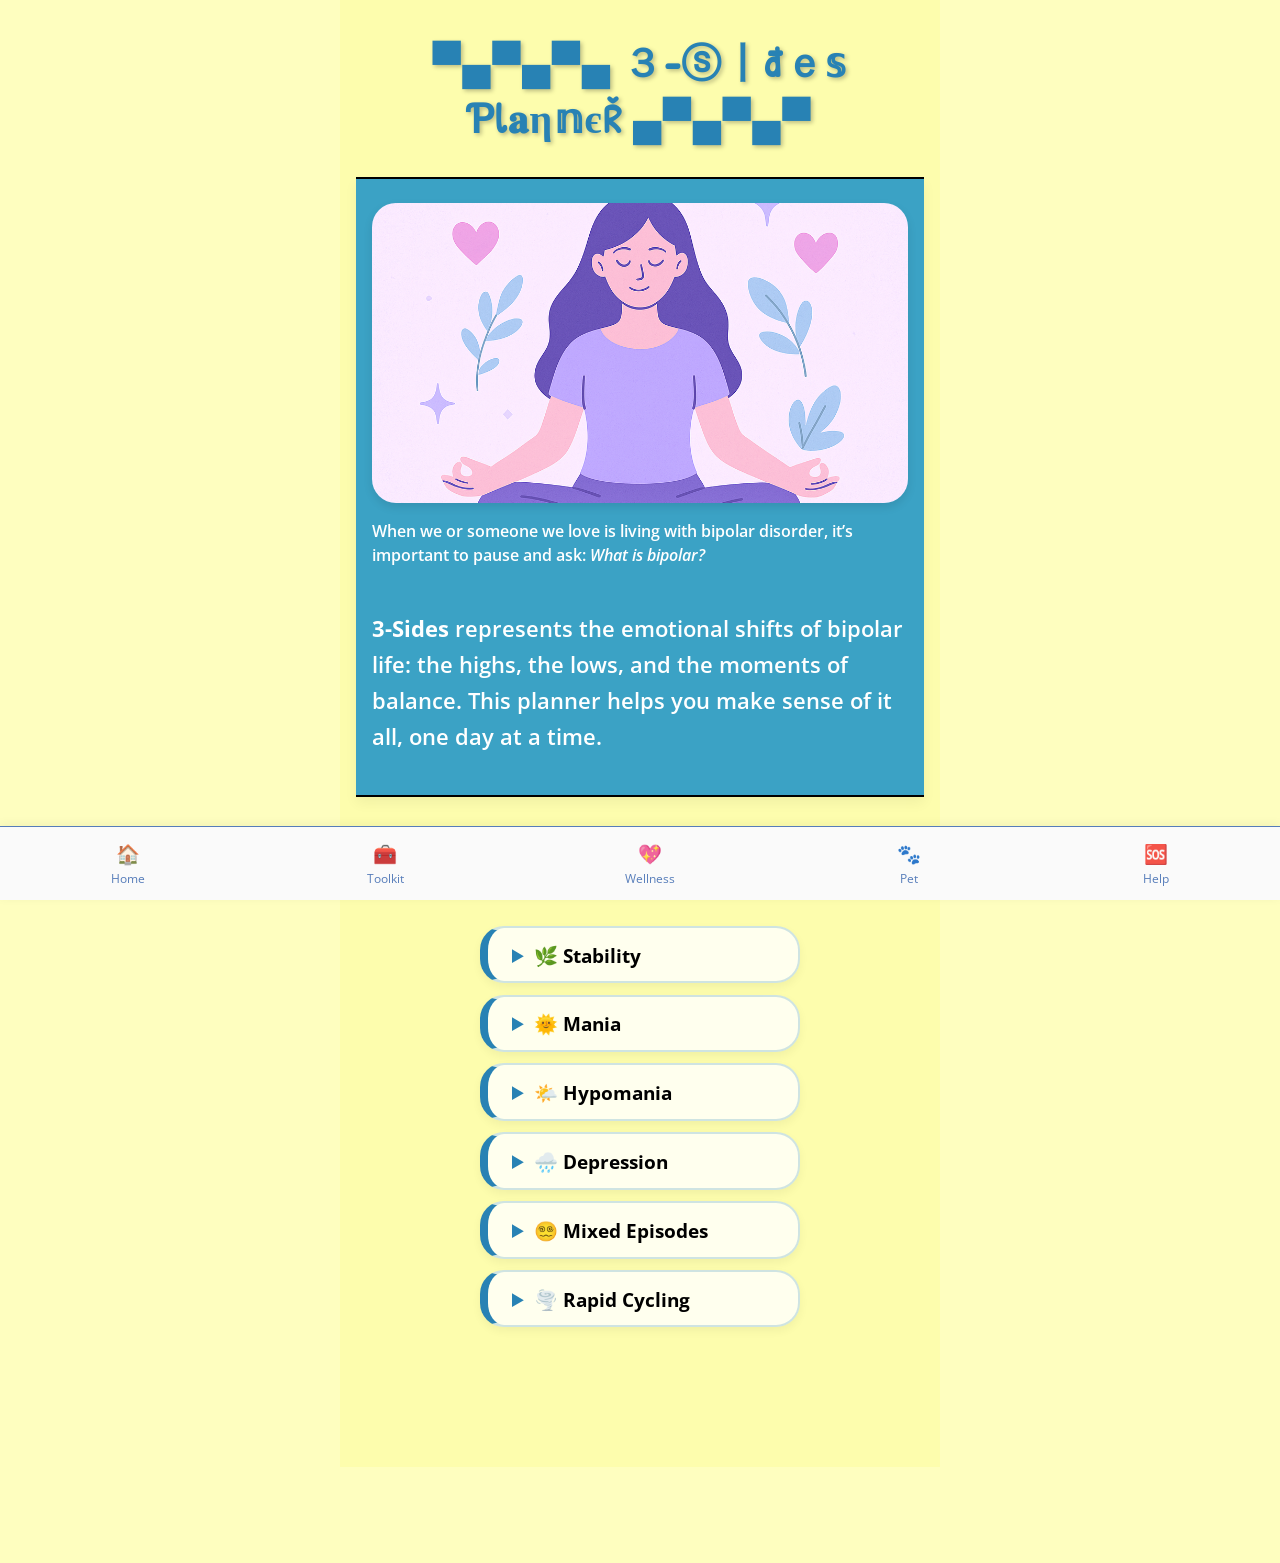
<file: index.html>
<!DOCTYPE html>
<html lang="en">
<head>
  <meta charset="UTF-8" />
  <meta name="viewport" content="width=device-width, initial-scale=1.0"/>
  <link href="https://fonts.googleapis.com/css2?family=Quicksand&family=Open+Sans&family=Patrick+Hand&display=swap" rel="stylesheet">
  <link rel="stylesheet" href="style.css"/>
  <title>Welcome to 3-Sides Planner</title>
<style>
  
</style>
</head>
<body class="index-page">

  <!-- 🌸 Redesigned Top Section -->
  <div class="page-header">
    <h1 class="three-d-title">▀▄▀▄▀▄ ３-ⓢ丨đｅ𝕤 Ƥl𝐚η𝕟єŘ ▄▀▄▀▄▀</h1>
    <div class="image-text-box">
      <img src="relax.png" alt="Relaxing mental health image" class="hero-image">
      <p class="hero-caption">
        When we or someone we love is living with bipolar disorder, it’s important to pause and ask: <em>What is bipolar?</em>
      </p>

      <br>
      <p style="font-family: 'Open Sans', sans-serif; font-size: 1.4rem; font-weight: 600; color: white;">
        <strong>3-Sides</strong> represents the emotional shifts of bipolar life: the highs, the lows, and the moments of balance. This planner helps you make sense of it all, one day at a time.
      </p>
      

    </div>

    <div class="cloud-section intro-paragraph">      

    </div>
  </div>

    <div class="dropdown-section">
      <p style="font-family: 'Open Sans', sans-serif; font-size: 1.4rem; font-weight: 600; color: black; line-height: 1.6; margin-bottom: 1.5rem;">
        Understanding Bipolar 🎭: Your questions, answered.
      </p>
      
      <details>
        <summary>🌿 Stability</summary>
        <p>Stability is the sweet spot — when your mood is balanced, your thoughts are clear, and you feel grounded. You’re able to enjoy your life, stick to routines, manage stress, and connect with people in a steady way. Stability isn’t about being perfect — it’s about feeling more like yourself. It’s the calm in the middle of the storm, the feeling that you can breathe fully again without fear of the next swing. During stable periods, you may find it easier to build healthy habits, follow through on plans, and reflect on past episodes with more clarity. This is a powerful time for self-awareness and growth. It’s also when your support tools — like this app — can be fine-tuned to prepare for future highs or lows. The goal of this app is to help you stay in this place as much as possible, and return here gently and safely when you’re not. Stability deserves celebration — not because it means everything is perfect, but because it means you’re at peace, moving forward one steady step at a time.</p>
      </details>

      <details>
        <summary>🌞 Mania</summary>
        <p>Mania can feel like a superpower. You might feel unstoppable — bursting with energy, creativity, confidence, and big ideas that seem to flow faster than you can keep up with. At first, it might feel exciting, even euphoric. You may find yourself starting new projects, talking a mile a minute, making bold plans, or feeling like everything is finally falling into place. But mania isn’t just about feeling good — it can also come with serious risks. You might sleep very little and still feel wired, take impulsive actions like overspending, driving too fast, hypersexuality, or starting risky relationships. You might feel unusually irritable or defensive when others question you, or like you're on a mission and no one can slow you down. The thing about mania is that it often sneaks in quietly, feeling helpful or powerful at first, which is why it’s so important to learn your early signs and triggers. Recognizing those signs — even the subtle ones — can help you act before things spiral. This planner can be a tool for spotting patterns, staying grounded, and reaching out for support when needed. You deserve stability, and having a plan in place is a powerful act of self-love and protection.</p>
      </details>

      <details>
        <summary>🌤️ Hypomania</summary>
        <p>Hypomania is like mania’s quieter cousin. It can feel like a burst of sunshine after a long storm — your mind feels sharp, your energy is up, and you might feel more social, creative, or productive than usual. Unlike full mania, hypomania doesn’t typically cause major disruptions in your life — you may still be going to work or keeping up with your responsibilities. In fact, it can feel really good. But it’s also easy to miss or dismiss, especially because it can feel like “just having a good day.” The challenge is that hypomania can escalate into full-blown mania or crash into depression if not recognized early. Tracking your sleep, energy, and behavior during these times can help you catch it before it tips too far. Knowing your early signs gives you the power to pause, reflect, and protect your stability before things spiral.</p>
      </details>

      <details>
        <summary>🌧️ Depression</summary>
        <p>Bipolar depression is more than just feeling sad — it's like a fog that settles over everything. It’s a deep, persistent heaviness that can make even the simplest tasks feel overwhelming. You might feel numb, hopeless, or weighed down by sadness. It can show up as a lack of energy, loss of interest in things you used to enjoy, or feeling disconnected from the people around you. Even things like eating, showering, or getting out of bed might feel too difficult. Depression can also come with negative thoughts that lie to you — telling you you're a burden, that you're not enough, or that things will never get better. These thoughts are part of the illness, not the truth. Guilt and shame often tag along, especially if you’ve been in a productive or "high" state before and now feel like you’ve crashed. It’s important to remember: depression is not your fault. It doesn’t mean you’re weak or lazy — it means your brain is going through something heavy. Recognizing your early warning signs, having a safety plan, and checking in with your support system can make a huge difference. Even if you can’t see it right now, you are not alone, and this low will not last forever. This planner is here to help you document your patterns, reflect gently, and remind yourself that healing is possible, one step at a time.</p>
      </details>

      <details>
        <summary>😵‍💫 Mixed Episodes</summary>
        <p>Mixed states are when symptoms of mania and depression show up at the same time. You might feel extremely agitated or restless, but also hopeless and low. You could be full of energy but filled with despair — crying while your mind is racing. These episodes are often the most dangerous because you may feel impulsive and hopeless at once, which can lead to risky choices or thoughts of self-harm. They’re hard to recognize and even harder to explain. This app can help you track overlapping feelings, so you’re more equipped to spot when you’re not “just anxious” or “just sad” — you’re in a mixed state, and you deserve support.</p>
      </details>

      <details>
        <summary>🌪️ Rapid Cycling</summary>
        <p>Rapid cycling is when mood episodes — like mania, hypomania, or depression — happen more often than usual. Instead of lasting for weeks or months, these shifts can happen in just days or even hours. You might feel like you're constantly flipping between emotional states, never getting a break to catch your breath. This can feel exhausting, confusing, and hard to explain to others. If you've ever felt like your mood changes “too fast” to be taken seriously, know that you are not imagining it. Rapid cycling is real, and it's more common in some people with bipolar than others. It doesn’t make your experience less valid — it just means your emotional shifts happen more quickly. Tracking your moods, patterns, and triggers in this app can help you notice those shifts sooner and feel more prepared. You're not broken — your brain is just moving through cycles at a different rhythm.</p>
      </details>
    </div>
  </div>

  <footer class="bottom-nav">
    <a href="index.html" class="nav-icon">🏠<span>Home</span></a>
    <a href="toolkit-hub.html" class="nav-icon">🧰<span>Toolkit</span></a>
    <a href="wellness.html" class="nav-icon">💖<span>Wellness</span></a>
    <a href="pet.html" class="nav-icon">🐾<span>Pet</span></a>
    <a href="important-numbers.html" class="nav-icon">🆘<span>Help</span></a>
  </footer>
  
</body>
</html>
</file>
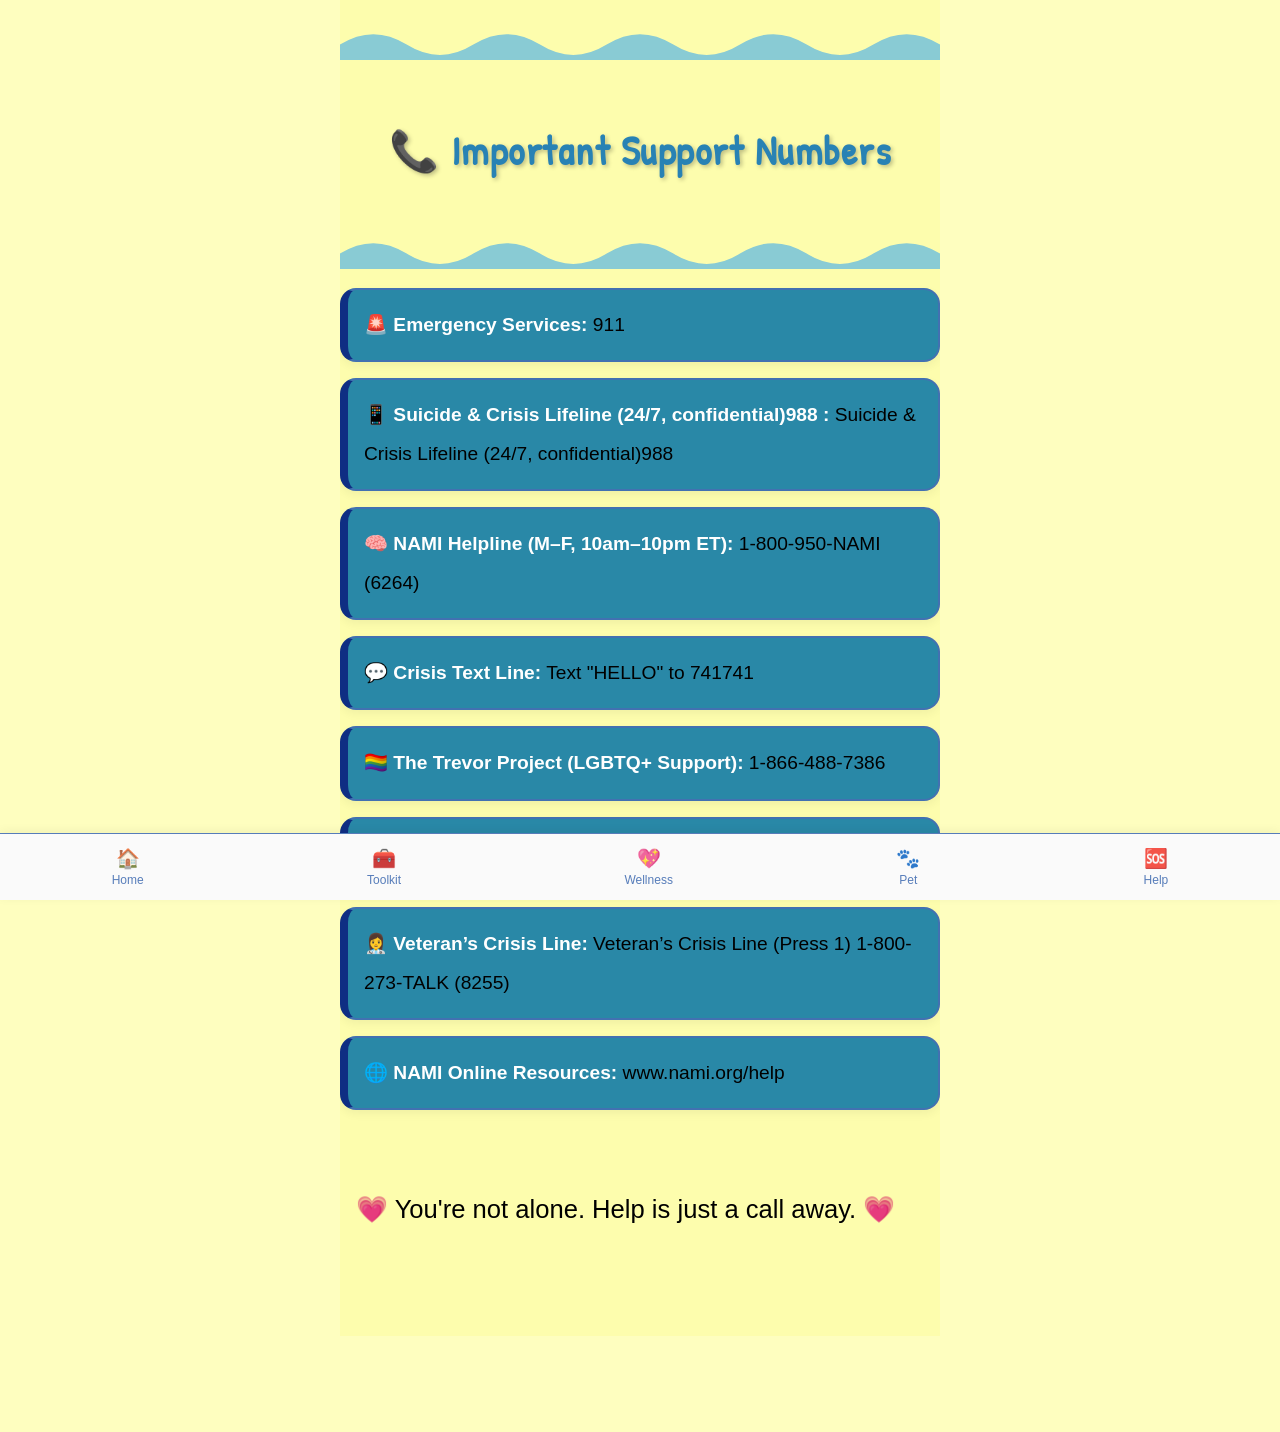
<file: important-numbers.html>
<!DOCTYPE html>
<html lang="en">
<head>
  <meta charset="UTF-8" />
  <meta name="viewport" content="width=device-width, initial-scale=1.0"/>
  <title>Important Support Numbers</title>
  <link href="https://fonts.googleapis.com/css2?family=Patrick+Hand&display=swap" rel="stylesheet">
  <link rel="stylesheet" href="style.css"/>
<style>
</style>

</head>
<body class="important-page">
  <div class="torn-paper-divider"></div>

  <div class="container">
    <br><br>
    <h1 class="three-d-title">📞 Important Support Numbers</h1>
    <div class="torn-paper-divider"></div>

    <ul>
      <li><strong>🚨 Emergency Services:</strong> 911</li>
      <li><strong>📱 Suicide & Crisis Lifeline (24/7, confidential)988 :</strong> Suicide & Crisis Lifeline (24/7, confidential)988</li>
      <li><strong>🧠 NAMI Helpline (M–F, 10am–10pm ET):</strong> 1-800-950-NAMI (6264)</li>
      <li><strong>💬 Crisis Text Line:</strong> Text "HELLO" to 741741</li>
      <li><strong>🏳️‍🌈 The Trevor Project (LGBTQ+ Support):</strong> 1-866-488-7386</li>
      <li><strong>📞 SAMHSA National Helpline:</strong> 1-800-662-HELP (4357)</li>
      <li><strong>👩‍⚕️ Veteran’s Crisis Line:</strong> Veteran’s Crisis Line (Press 1) 1-800-273-TALK (8255)</li>
      <li><strong>🌐 NAMI Online Resources:</strong> www.nami.org/help</li>
    </ul>
  </div>

  <footer>💗 You're not alone. Help is just a call away. 💗</footer>

   <footer class="bottom-nav">
    <a href="index.html" class="nav-icon">🏠<span>Home</span></a>
    <a href="toolkit-hub.html" class="nav-icon">🧰<span>Toolkit</span></a>
    <a href="wellness.html" class="nav-icon">💖<span>Wellness</span></a>
    <a href="pet.html" class="nav-icon">🐾<span>Pet</span></a>
    <a href="important-numbers.html" class="nav-icon">🆘<span>Help</span></a>
  </footer>
  
</body>
</html>
</file>
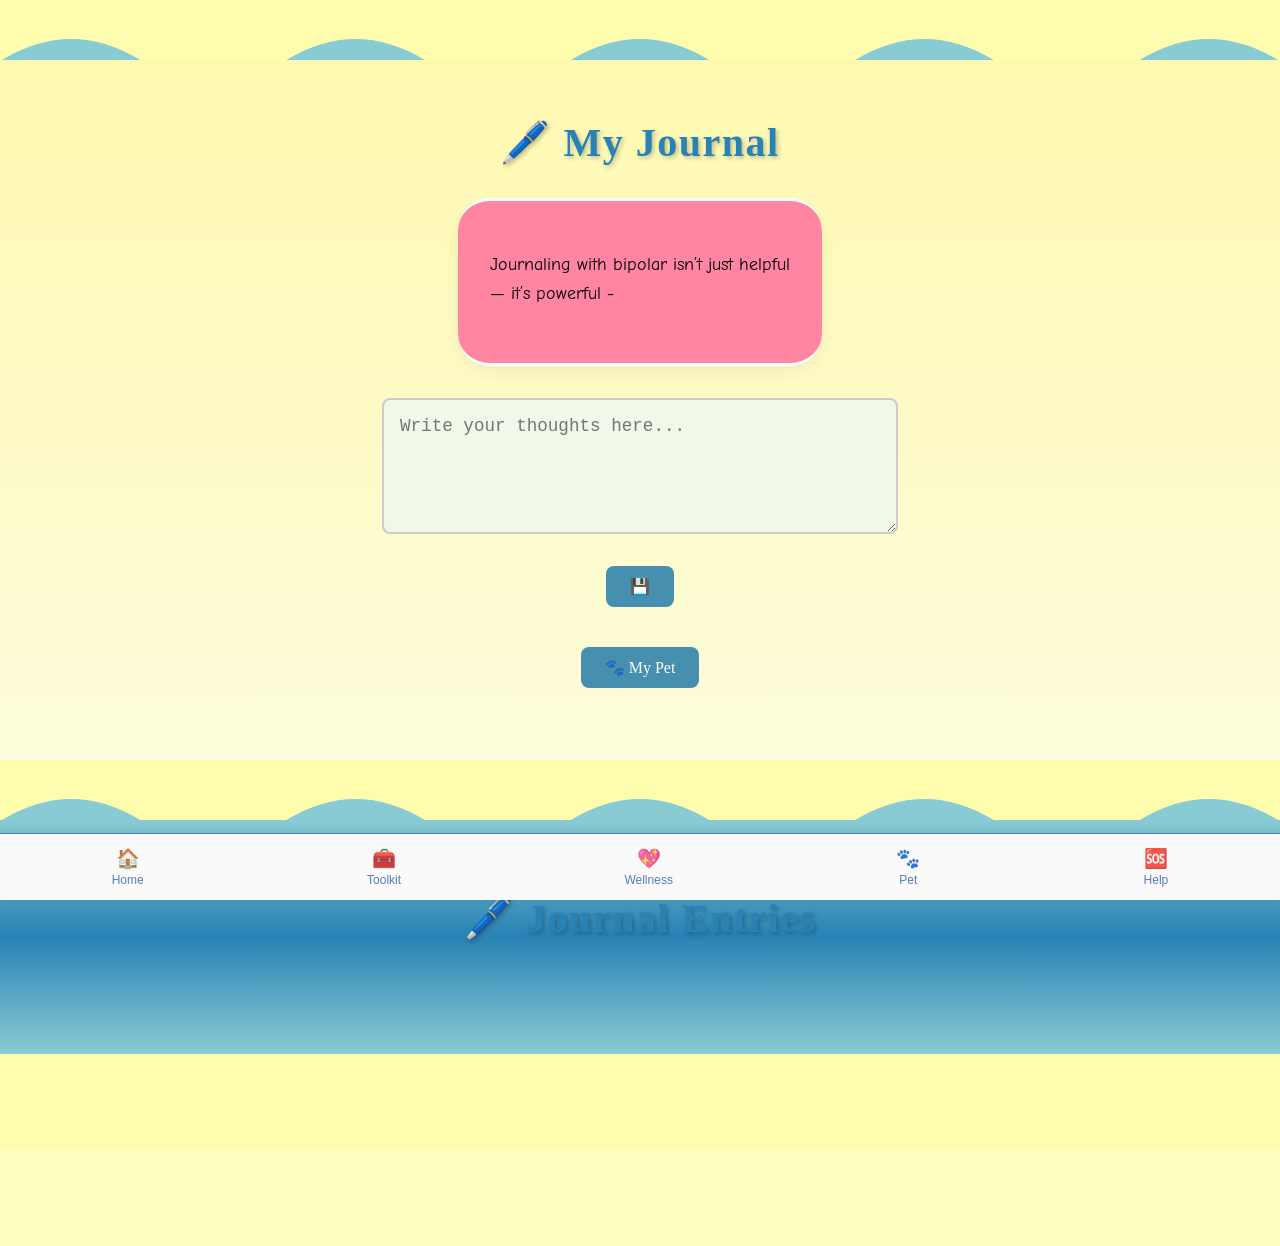
<file: journal.html>
<!DOCTYPE html>
<html lang="en">
<head>
  <meta charset="UTF-8" />
  <meta name="viewport" content="width=device-width, initial-scale=1.0"/>
  <link rel="stylesheet" href="style.css"/>
  <link href="https://fonts.googleapis.com/css2?family=Comic+Neue&display=swap" rel="stylesheet">
  <title>🖊️ My Journal</title>

  <style>
    
  </style>
</head>

<body>
  <div class="torn-paper-divider"></div>

  <!-- Top yellow section -->
  <div class="top-journal-section">
    <h1 class="three-d-title">🖊️ My Journal</h1>

    <div class="bubble-box">
      <p>Journaling with bipolar isn’t just helpful — it’s powerful -</p>
    </div>

    <div class="feel-good-container">
      <textarea id="journalEntry" placeholder="Write your thoughts here..."></textarea>
      <button onclick="saveJournalEntry()">💾 </button>
      <a href="pet.html"><button>🐾 My Pet</button></a>
    </div>
  </div>

  <div class="torn-paper-divider"></div>

  <!-- Bottom teal gradient section -->
  <div class="bottom-journal-section">
    <h1 class="three-d-title">🖊️ Journal Entries</h1>
    <div id="entryList"></div>
  </div>

    <footer class="bottom-nav">
    <a href="index.html" class="nav-icon">🏠<span>Home</span></a>
    <a href="toolkit-hub.html" class="nav-icon">🧰<span>Toolkit</span></a>
    <a href="wellness.html" class="nav-icon">💖<span>Wellness</span></a>
    <a href="pet.html" class="nav-icon">🐾<span>Pet</span></a>
    <a href="important-numbers.html" class="nav-icon">🆘<span>Help</span></a>
  </footer>

  <script>
    function loadEntries() {
      const entries = JSON.parse(localStorage.getItem('journalEntries') || '[]');
      const list = document.getElementById('entryList');
      list.innerHTML = '';

      entries.forEach((entry, index) => {
        const div = document.createElement('div');
        div.className = 'entry';
        div.innerHTML = `
          <button class="delete-button" onclick="deleteEntry(${index})">❌</button>
          <time>${entry.timestamp}</time>
          <p>${entry.text}</p>
        `;
        list.prepend(div);
      });
    }

    function saveJournalEntry() {
      const textarea = document.getElementById('journalEntry');
      const text = textarea.value.trim();
      if (text === '') return;

      const entry = {
        timestamp: new Date().toLocaleString(),
        text
      };

      const today = new Date().toISOString().split('T')[0];
      const lastJournalForPet = localStorage.getItem("canFeedToday");
      const petFedToday = localStorage.getItem("petFedToday");

      // Only show pet feed alert once per day, on first journal entry
      if (lastJournalForPet !== today && petFedToday !== today) {
        alert("Journal saved! Your pet is ready to be fed 🐾");
      }

      // Mark today as journaled for pet
      localStorage.setItem("canFeedToday", today);

      // Award first journal badge if not already given
      const awarded = JSON.parse(localStorage.getItem("badges") || "[]");
      if (!awarded.includes("journalFirst")) {
        awarded.push("journalFirst");
        localStorage.setItem("badges", JSON.stringify(awarded));
        alert("🏅 You earned the 'First Journal' badge! 🖊️");
      }

      // Save journal entry
      const existingEntries = JSON.parse(localStorage.getItem('journalEntries') || '[]');
      existingEntries.push(entry);
      localStorage.setItem('journalEntries', JSON.stringify(existingEntries));

      textarea.value = '';
      loadEntries();
    }

    function deleteEntry(index) {
      const entries = JSON.parse(localStorage.getItem('journalEntries') || '[]');
      entries.splice(index, 1);
      localStorage.setItem('journalEntries', JSON.stringify(entries));
      loadEntries();
    }

    window.onload = loadEntries;
  </script>
</body>
</html>
</file>
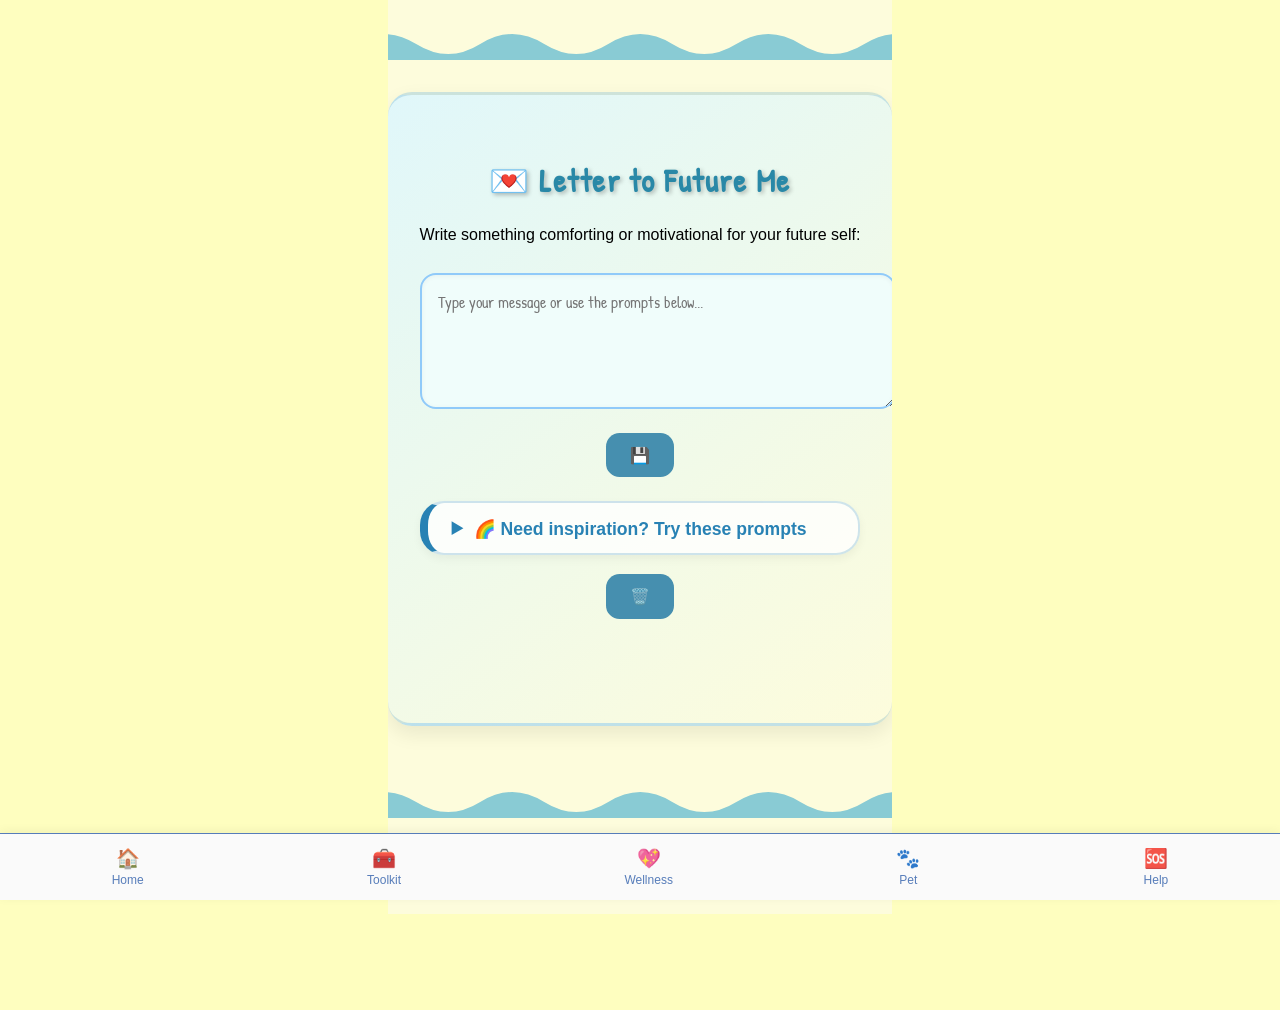
<file: letter.html>
<!DOCTYPE html>
<html lang="en">
<head>
  <meta charset="UTF-8" />
  <meta name="viewport" content="width=device-width, initial-scale=1.0"/>
        <!-- Main CSS File -->
        <link rel="stylesheet" href="style.css">

  <title>Letter to Future Me</title>
  <link href="https://fonts.googleapis.com/css2?family=Patrick+Hand&display=swap" rel="stylesheet">
  <style>
    body {
      margin: 0;
      padding: 0;
      font-family: 'Open Sans', sans-serif;
      background: #fdfcdc;
      color: black;
    }

    .page-wrapper {
      max-width: 600px;
      margin: 2rem auto;
      padding: 2rem;
      text-align: center;
    }

    .three-d-title {
      font-size: 2.5rem;
      font-family: 'Patrick Hand', cursive;
      color: rgb(40, 130, 180);
      text-shadow: 2px 2px 4px rgba(0,0,0,0.25);
      margin-bottom: 1.5rem;
    }

    .dreamy-box {
      background: linear-gradient(145deg, #e0f7fa, #fdfcdc);
      border-radius: 1.5rem;
      padding: 2rem;
      box-shadow: 0 8px 20px rgba(0, 0, 0, 0.08);
      border-top: 3px solid rgba(40, 130, 180, 0.2);
      border-bottom: 3px solid rgba(40, 130, 180, 0.2);
    }

    textarea {
      width: 100%;
      padding: 1rem;
      font-size: 1rem;
      border-radius: 1rem;
      border: 2px solid #90caf9;
      background: #f0fdfb;
      font-family: 'Patrick Hand', cursive;
      resize: vertical;
      margin-top: 1rem;
      margin-bottom: 1rem;
    }

    button {
        background-color: #468faf;
        color: white;
      border: none;
      border-radius: 0.85rem;
      padding: 0.8rem 1.5rem;
      font-size: 1rem;
      margin: 0.5rem;
      cursor: pointer;
      font-family: 'Georgia', serif;
      transition: background-color 0.3s ease;
    }

    button:hover {
      background-color: #66bb6a;
    }

    details {
      text-align: left;
      margin-top: 1rem;
    }

    summary {
      font-size: 1.1rem;
      cursor: pointer;
      font-weight: bold;
      color: rgb(40, 130, 180);
    }

    #letterDisplay {
      animation: fadeInLetter 1.5s ease-in-out;
      white-space: pre-wrap;
      font-size: 1.2rem;
      color: black;
      font-family: 'Patrick Hand', cursive;
    }

    @keyframes fadeInLetter {
      from { opacity: 0; transform: scale(0.95); }
      to { opacity: 1; transform: scale(1); }
    }

    /* Navigation */
.bottom-nav {
  position: fixed;
  bottom: 0;
  left: 0;
  width: 100%;
  background: #fafafa;
  border-top: 1px solid rgba(69, 111, 179, 0.903);
  display: flex;
  justify-content: space-around;
  padding: 0.8rem 0;
  z-index: 1000;
  box-shadow: 0 -2px 10px rgba(0, 0, 0, 0.05);
}

.nav-icon {
  text-decoration: none;
  color: rgba(69, 111, 179, 0.903);
  display: flex;
  flex-direction: column;
  align-items: center;
  font-size: 1.2rem;
}

.nav-icon span {
  font-size: 0.75rem;
  margin-top: 0.2rem;
}

.nav-icon:hover {
  color: #72aadf;
}

.page-wrapper {
  padding-bottom: 6rem; /* ensures divider doesn't get hidden behind nav */
}

.torn-paper-divider {
  width: 100%;
  height: 60px;
  background: url('data:image/svg+xml;utf8,<svg viewBox="0 0 1440 150" xmlns="http://www.w3.org/2000/svg"><path fill="%2389cbd4" fill-opacity="1" d="M0,40 Q80,90 160,40 T320,40 T480,40 T640,40 T800,40 T960,40 T1120,40 T1280,40 T1440,40 L1440,0 L0,0 Z"/></svg>') no-repeat center;
  background-size: cover;
  margin: 0;
  padding: 0;
  transform: rotate(180deg); /* optional, depending on your direction */
}
.torn-paper-divider {
  z-index: 1;
  position: relative;
}

body {
  padding-bottom: 6rem; /* make room above fixed footer */
}

  </style>
</head>
<body>

    <div class="torn-paper-divider"></div>

  <div class="page-wrapper dreamy-box">
    <h2 class="three-d-title">💌 Letter to Future Me</h2>

    <form id="letterForm">
      <label for="letterInput">Write something comforting or motivational for your future self:</label>
      <textarea id="letterInput" rows="6" placeholder="Type your message or use the prompts below..."></textarea>

      <div>
        <button type="button" onclick="saveLetter()">💾 </button>
    
      </div>

      <details>
        <summary>🌈 Need inspiration? Try these prompts</summary>
        <ul>
          <li>✨ What has helped you feel stable lately?</li>
          <li>💪 What are you proud of yourself for?</li>
          <li>🛠️ What coping tools do you want to remember?</li>
          <li>💖 What would you want someone you love to hear if they felt this way?</li>
        </ul>
      </details>
    </form>
    
    <div id="letterDisplayContainer" class="dreamy-box" style="display:none; margin-top:2rem;">
      <h3>📝 Your Message to Yourself</h3>
      <p id="letterDisplay"></p>
    </div> 
        <button type="button" onclick="deleteLetter()">🗑️ </button>

</div>


<div class="torn-paper-divider"></div>


  <footer class="bottom-nav">
    <a href="index.html" class="nav-icon">🏠<span>Home</span></a>
    <a href="toolkit-hub.html" class="nav-icon">🧰<span>Toolkit</span></a>
    <a href="wellness.html" class="nav-icon">💖<span>Wellness</span></a>
    <a href="pet.html" class="nav-icon">🐾<span>Pet</span></a>
    <a href="important-numbers.html" class="nav-icon">🆘<span>Help</span></a>
  </footer>
  
  <script>
    // Load letter on page load
    window.onload = function() {
      const savedLetter = localStorage.getItem("letterToFutureMe");
      if (savedLetter) {
        document.getElementById("letterDisplay").textContent = savedLetter;
        document.getElementById("letterDisplayContainer").style.display = "block";
      }
    };

    function saveLetter() {
      const letter = document.getElementById("letterInput").value.trim();
      if (letter === "") {
        alert("Please write a letter before saving.");
        return;
      }
      localStorage.setItem("letterToFutureMe", letter);
      document.getElementById("letterDisplay").textContent = letter;
      document.getElementById("letterDisplayContainer").style.display = "block";
      document.getElementById("letterInput").value = "";
    }

    function deleteLetter() {
      localStorage.removeItem("letterToFutureMe");
      document.getElementById("letterDisplay").textContent = "";
      document.getElementById("letterDisplayContainer").style.display = "none";
    }
  </script>

</body>
</html>
</file>
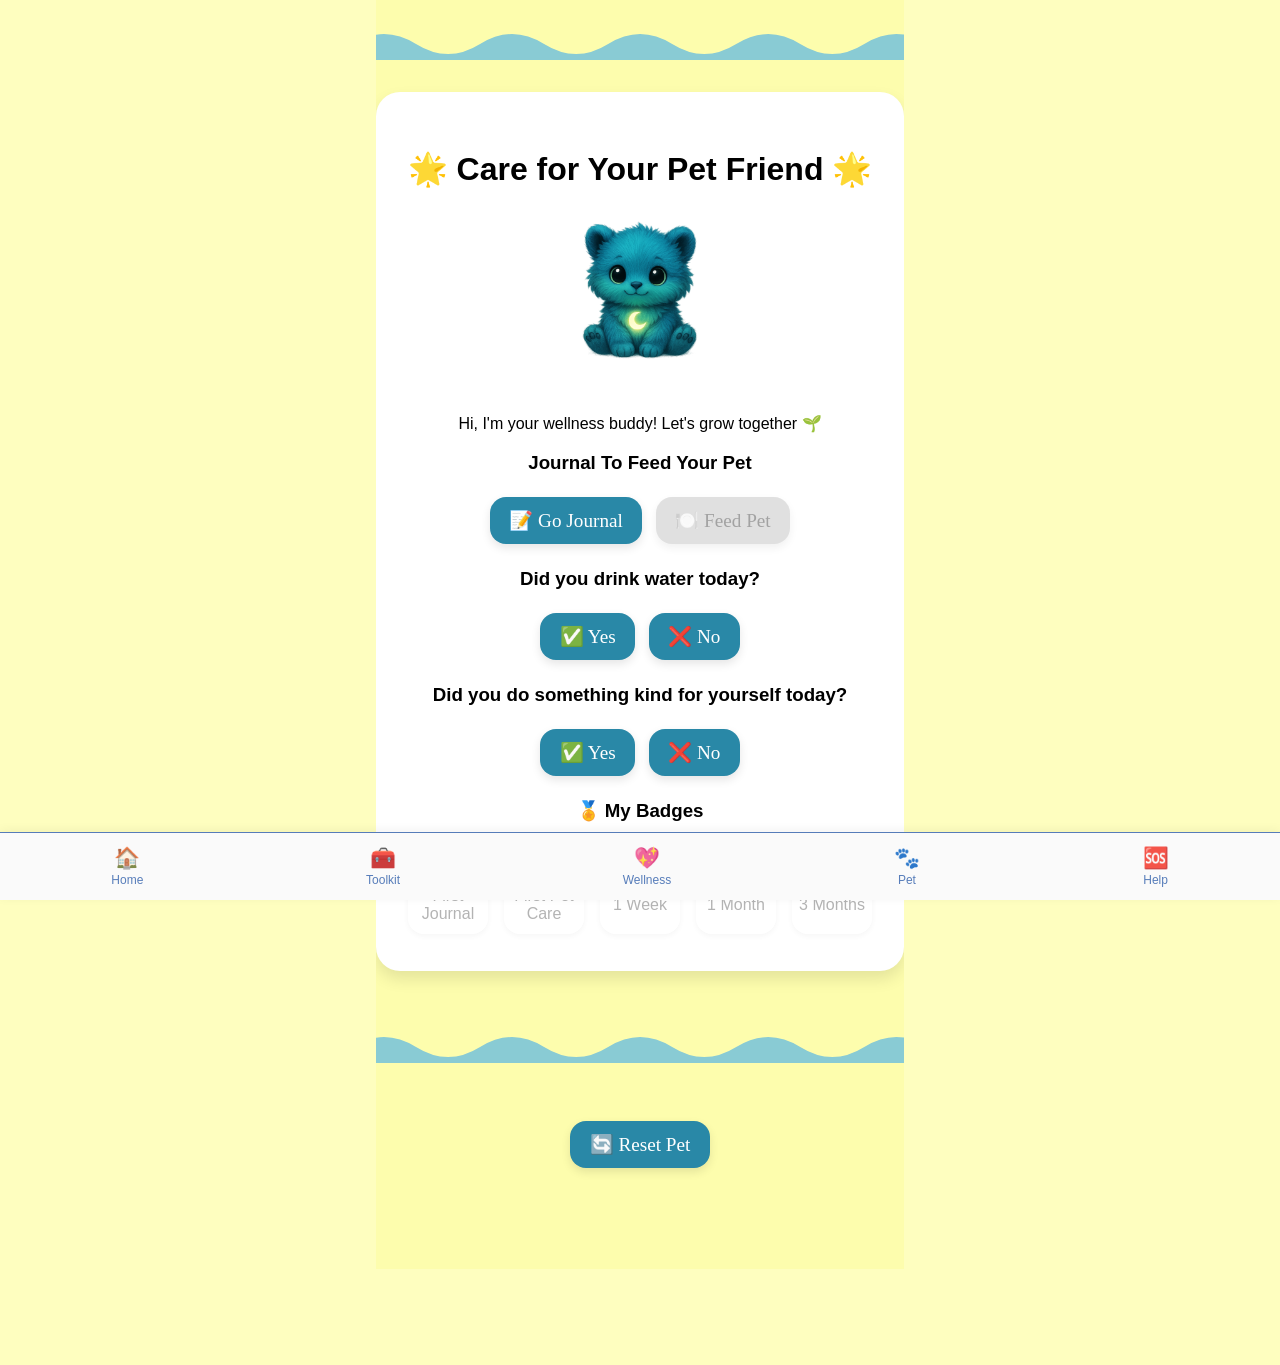
<file: pet.html>
<!DOCTYPE html>
<html lang="en">
<head>
  <meta charset="UTF-8" />
  <meta name="viewport" content="width=device-width, initial-scale=1.0"/>
  <title>My Pet 🌾</title>
  <style>
 /* -------------------- PET PAGE STYLE (UPDATED) -------------------- */

body {
  font-family: 'Patrick Hand', cursive;
  background: linear-gradient(to bottom, #fff9b0, #cceeff, #fff9b0);
  color: #2f3b5c;
  text-align: center;
  padding: 2rem 1rem;
  margin: 0;
  min-height: 100vh;
  box-sizing: border-box;
}

.pet-container {
  background: white;
  border-radius: 1.5rem;
  box-shadow: 0 8px 16px rgba(0, 0, 0, 0.1);
  padding: 2rem;
  max-width: 600px;
  margin: 2rem auto;
  border-top: 5px solid #ffffffcc;
  border-bottom: 5px solid #ffffffcc;
}

.three-d-title {
  font-size: 2.5rem;
  font-family: 'Patrick Hand', cursive;
  text-align: center;
  margin-bottom: 2rem;
  color: rgb(40, 130, 180);
  letter-spacing: 1.5px;
  font-weight: bold;
  text-shadow: 2px 2px 4px rgba(0, 0, 0, 0.25);
}

button {
  font-family: 'Georgia', serif;
  font-size: 1.2rem;
  margin: 0.3rem;
  padding: 0.75rem 1.2rem;
  border: none;
  border-radius: 1rem;
  background-color: #2988a7;
  color: white;
  cursor: pointer;
  transition: background-color 0.3s ease, transform 0.2s ease;
  box-shadow: 0 4px 10px rgba(0, 0, 0, 0.1);
}

button:hover:not(:disabled) {
  background-color: #66bb6a;
  transform: scale(1.05);
}

button:disabled {
  background: #ccc !important;
  color: #666 !important;
  cursor: not-allowed;
  opacity: 0.6;
}

#petImage {
  width: 160px;
  margin-bottom: 1.5rem;
  animation: bounce 2s ease-in-out infinite;
}

@keyframes bounce {
  0%, 100% { transform: translateY(0); }
  50% { transform: translateY(-10px); }
}

.thankMsg {
  display: none;
  font-style: italic;
  color: #4682b4;
  margin-top: 0.5rem;
}

#badgeContainer {
  display: flex;
  flex-wrap: wrap;
  justify-content: center;
  gap: 1rem;
  margin-top: 2rem;
}

.badge {
  width: 80px;
  height: 80px;
  border-radius: 1rem;
  background: #ffffffdd;
  box-shadow: 0 2px 6px rgba(0, 0, 0, 0.1);
  display: flex;
  flex-direction: column;
  align-items: center;
  justify-content: center;
  font-size: 1.2rem;
  color: #444;
  transition: transform 0.2s ease;
}

.badge:hover {
  transform: scale(1.05);
}

.badge.locked {
  opacity: 0.4;
  filter: grayscale(100%);
}

footer {
  margin-top: 3rem;
  text-align: center;
  font-size: 1.2rem;
  color: black;
  padding: 1rem;
}

@media (max-width: 600px) {
  .pet-container {
    padding: 1.2rem;
  }
  .three-d-title {
    font-size: 2rem;
  }
  button {
    font-size: 1rem;
    padding: 0.6rem 1rem;
  }
  .badge {
    width: 70px;
    height: 70px;
    font-size: 1rem;
  }
}

.torn-paper-divider {
  width: 100%;
  height: 60px;
  background: url('data:image/svg+xml;utf8,<svg viewBox="0 0 1440 150" xmlns="http://www.w3.org/2000/svg"><path fill="%2389cbd4" fill-opacity="1" d="M0,40 Q80,90 160,40 T320,40 T480,40 T640,40 T800,40 T960,40 T1120,40 T1280,40 T1440,40 L1440,0 L0,0 Z"/></svg>') no-repeat center;
  background-size: cover;
  margin: 0;
  padding: 0;
  transform: rotate(180deg); /* optional, depending on your direction */
}

/* -------------------- COMPONENTS -------------------- */
/* Layout Containers */
.journal-container,
.mood-section,
.cloud-section,
.page-wrapper {
  width: 100%;
  max-width: 600px;
  margin: 0 auto;
  padding: 0rem 2.2rem;
  box-sizing: border-box;
}

.info-row {
  width: 100%;
  max-width: 600px;
  margin: 0 auto;
  padding: 0; /* Restore index.html layout */
  box-sizing: border-box;
}

.container {
  width: 100%;
  max-width: 600px;
  margin: 0 auto;
  box-sizing: border-box;
}

.wellness-wrapper {
  margin-top: 1rem;
}

.container, .wellness-wrapper, .gradient-section-box {
  margin-left: auto;
  margin-right: auto;
}

.dropdown-section {
  width: 90%;
  max-width: 320px;
  margin: 2rem auto;
  text-align: left;
}

.page-wrapper {
  display: flex;
  align-items: center;
  flex-direction: column;
  text-align: center;
  margin-top: 0rem; /* or try 0 if you want it right at the top */
}

.touching-sections,
.cloud-section,
.mood-section {
  margin-top: 0 !important;
  margin-bottom: 0 !important;
}

/* Navigation */
.bottom-nav {
  position: fixed;
  bottom: 0;
  left: 0;
  width: 100%;
  background: #fafafa;
  border-top: 1px solid rgba(69, 111, 179, 0.903);
  display: flex;
  justify-content: space-around;
  padding: 0.8rem 0;
  z-index: 1000;
  box-shadow: 0 -2px 10px rgba(0, 0, 0, 0.05);
}

.nav-icon {
  text-decoration: none;
  color: rgba(69, 111, 179, 0.903);
  display: flex;
  flex-direction: column;
  align-items: center;
  font-size: 1.2rem;
}

.nav-icon span {
  font-size: 0.75rem;
  margin-top: 0.2rem;
}

.nav-icon:hover {
  color: #72aadf;
}

/* Support List Items */
.support-item {
  display: flex;
  justify-content: space-between;
  align-items: center;
  background-color: rgba(40, 150, 180, 0.557);
  padding: .2rem;
  border-radius: 1rem;
  border-left: 8px solid goldenrod;
  margin-bottom: 0.75rem;
}

/* Updated CSS with consistent nav-icon styles across pages */

/* -------------------- BASE PAGE LAYOUT -------------------- */
html, body {
  margin: 0;
  padding: 0;
  min-height: 100vh;
  background: rgba(254, 254, 167, 0.72);
  background-size: cover;
  display: flex;
  flex-direction: column;
  align-items: center;
  padding-bottom: 6rem;
  box-sizing: border-box;
  font-family: 'Open Sans', sans-serif;
  color: black;
  overflow-x: hidden;
}

/* -------------------- NAV ICON CONSISTENCY -------------------- */
.bottom-nav {
  position: fixed;
  bottom: 0;
  left: 0;
  width: 100%;
  background: #fafafa;
  border-top: 1px solid rgba(69, 111, 179, 0.903);
  display: flex;
  justify-content: space-around;
  padding: 0.8rem 0;
  z-index: 1000;
  box-shadow: 0 -2px 10px rgba(0, 0, 0, 0.05);
}

.nav-icon {
  text-decoration: none;
  color: rgba(69, 111, 179, 0.903);
  display: flex;
  flex-direction: column;
  align-items: center;
  justify-content: center;
  font-size: 1.3rem;
  transition: color 0.3s ease;
}

.nav-icon span {
  font-size: 0.75rem;
  margin-top: 0.2rem;
  color: rgba(69, 111, 179, 0.903);
}

.nav-icon:hover,
.nav-icon:focus {
  color: #72aadf;
  outline: none;
}

/* Ensure pet.html uses same nav-icon class structure */
a.nav-icon {
  display: flex;
  flex-direction: column;
  align-items: center;
  justify-content: center;
  text-decoration: none;
  color: rgba(69, 111, 179, 0.903);
  font-size: 1.3rem;
  transition: color 0.3s ease;
}

a.nav-icon span {
  font-size: 0.75rem;
  margin-top: 0.2rem;
  color: rgba(69, 111, 179, 0.903);
}

a.nav-icon:hover,
a.nav-icon:focus {
  color: #72aadf;
  outline: none;
}


  </style>
</head>
<body>
    <div class="torn-paper-divider"></div>

  <div class="pet-container">
    <h1>🌟 Care for Your Pet Friend 🌟</h1>
    <img id="petImage" src="pet-baby.png" alt="Your Pet" />
    <p id="petMessage">Hi, I'm your wellness buddy! Let's grow together 🌱</p>

    <div class="section" id="journalSection">
      <h3>Journal To Feed Your Pet</h3>
      <a href="journal.html"><button id="journalBtn">📝 Go Journal</button></a>
      <button id="feedPetBtn" onclick="feedPet()" disabled>🍽️ Feed Pet</button>
      <p id="feedMsg" class="thankMsg">Thanks for journaling today, your mind thanks you! 🐾</p>
    </div>

    <div class="section">
      <h3>Did you drink water today?</h3>
      <button id="waterYesBtn" onclick="waterPet()">✅ Yes</button>
      <button id="waterNoBtn" onclick="alert('You deserve kindness 💖')">❌ No</button>
      <p id="waterMsg" class="thankMsg">Thanks for drinking water today, your body thanks you!</p>
    </div>

    <div class="section">
      <h3>Did you do something kind for yourself today?</h3>
      <button id="bathYesBtn" onclick="bathePet()">✅ Yes</button>
      <button id="bathNoBtn" onclick="alert('You deserve kindness 💖')">❌ No</button>
      <p id="bathMsg" class="thankMsg">Thanks for being kind to yourself today, you deserve it!</p>
    </div>

    <div class="section" id="badgeWall">
      <h3>🏅 My Badges</h3>
      <div id="badgeContainer"></div>
    </div>
  </div>

      <div class="torn-paper-divider"></div>
<br><br><br>

  <button onclick="resetPet()">🔄 Reset Pet</button>


   <footer class="bottom-nav">
    <a href="index.html" class="nav-icon">🏠<span>Home</span></a>
    <a href="toolkit-hub.html" class="nav-icon">🧰<span>Toolkit</span></a>
    <a href="wellness.html" class="nav-icon">💖<span>Wellness</span></a>
    <a href="pet.html" class="nav-icon">🐾<span>Pet</span></a>
    <a href="important-numbers.html" class="nav-icon">🆘<span>Help</span></a>
  </footer>
  
  <script>
    const today = new Date().toISOString().split('T')[0];
    let petLevel = parseInt(localStorage.getItem("petLevel")) || 0;
    let careStreak = parseInt(localStorage.getItem("careStreak")) || 0;
    let petStatus = JSON.parse(localStorage.getItem("petStatus")) || { fed: false, watered: false, bathed: false };
    let badges = JSON.parse(localStorage.getItem("badges") || "[]");

    function updatePetImage() {
  const petImg = document.getElementById("petImage");
  
  if (careStreak >= 90) {
    petImg.src = "pet-adult.png";
  } else if (careStreak >= 30) {
    petImg.src = "pet-teen.png";
  } else if (careStreak >= 7) {
    petImg.src = "pet-child.png";
  } else {
    petImg.src = "pet-baby.png";
  }
}

    function awardBadge(name, message) {
      if (!badges.includes(name)) {
        badges.push(name);
        localStorage.setItem("badges", JSON.stringify(badges));
        alert(`🏅 ${message}`);
        showBadges();
      }
    }

    function feedPet() {
      if (localStorage.getItem("petFedToday") === today) return alert("Your pet has already been fed today! 🐾");
      petStatus.fed = true;
      localStorage.setItem("petStatus", JSON.stringify(petStatus));
      localStorage.setItem("petFedToday", today);
      document.getElementById("feedPetBtn").disabled = true;
      document.getElementById("feedMsg").style.display = "block";
      careForPet('fed');
    }

    function waterPet() {
      if (localStorage.getItem("canWaterToday") === today) return alert("Your pet has already been watered today!");
      petStatus.watered = true;
      localStorage.setItem("petStatus", JSON.stringify(petStatus));
      localStorage.setItem("canWaterToday", today);
      document.getElementById("waterYesBtn").disabled = true;
      document.getElementById("waterNoBtn").disabled = true;
      document.getElementById("waterMsg").style.display = "block";
      careForPet('watered');
    }

    function bathePet() {
      if (localStorage.getItem("canBatheToday") === today) return alert("Your pet has already been bathed today!");
      petStatus.bathed = true;
      localStorage.setItem("petStatus", JSON.stringify(petStatus));
      localStorage.setItem("canBatheToday", today);
      document.getElementById("bathYesBtn").disabled = true;
      document.getElementById("bathNoBtn").disabled = true;
      document.getElementById("bathMsg").style.display = "block";
      careForPet('bathed');
    }

    function careForPet(action) {
      const msg = document.getElementById("petMessage");
      msg.textContent = {
        fed: "Yum! Thank you for feeding me! 🍽️",
        watered: "So refreshing! Thank you for the water! 💧",
        bathed: "All clean and sparkly now! 🧽"
      }[action];

      if (petStatus.fed && petStatus.watered && petStatus.bathed && canAdvanceToday()) {
        careStreak++;
        petLevel++;
        localStorage.setItem('lastAdvanceDate', today);
        localStorage.setItem("careStreak", careStreak);
        localStorage.setItem("petLevel", petLevel);
        petStatus = { fed: false, watered: false, bathed: false };
        localStorage.setItem("petStatus", JSON.stringify(petStatus));
        updatePetImage();
        alert("Great job! Your pet grew today 🌱");

        if (careStreak === 1) awardBadge("pawprint", "You earned the 'First Pet Care' badge! 🐾");
        if (careStreak === 7) awardBadge("flower", "You earned the '1 Week' badge! 🌸");
        if (careStreak === 30) awardBadge("gem", "You earned the '1 Month' badge! 💎");
        if (careStreak === 90) awardBadge("crown", "You earned the '3 Month' badge! 👑");
      }
    }

    function canAdvanceToday() {
      return localStorage.getItem('lastAdvanceDate') !== today;
    }

    function resetPet() {
      localStorage.clear();
      location.reload();
    }

    function showBadges() {
      const badgeContainer = document.getElementById("badgeContainer");
      const earned = JSON.parse(localStorage.getItem("badges") || "[]");
      const allBadges = [
        { key: "journalFirst", emoji: "📝", label: "First Journal" },
        { key: "pawprint", emoji: "🐾", label: "First Pet Care" },
        { key: "flower", emoji: "🌸", label: "1 Week" },
        { key: "gem", emoji: "💎", label: "1 Month" },
        { key: "crown", emoji: "👑", label: "3 Months" }
      ];
      badgeContainer.innerHTML = '';
      allBadges.forEach(badge => {
        const div = document.createElement("div");
        div.className = "badge" + (!earned.includes(badge.key) ? " locked" : "");
        div.innerHTML = `<div>${badge.emoji}</div><small>${badge.label}</small>`;
        badgeContainer.appendChild(div);
      });
    }

    window.onload = () => {
      updatePetImage();
      showBadges();
      if (localStorage.getItem("petFedToday") === today) {
        document.getElementById("feedPetBtn").disabled = true;
        document.getElementById("feedMsg").style.display = "block";
      } else if (localStorage.getItem("canFeedToday") === today) {
        document.getElementById("feedPetBtn").disabled = false;
      }
      if (localStorage.getItem("canWaterToday") === today) {
        document.getElementById("waterYesBtn").disabled = true;
        document.getElementById("waterNoBtn").disabled = true;
        document.getElementById("waterMsg").style.display = "block";
      }
      if (localStorage.getItem("canBatheToday") === today) {
        document.getElementById("bathYesBtn").disabled = true;
        document.getElementById("bathNoBtn").disabled = true;
        document.getElementById("bathMsg").style.display = "block";
      }
    };
  </script>
</body>
</html>
</file>
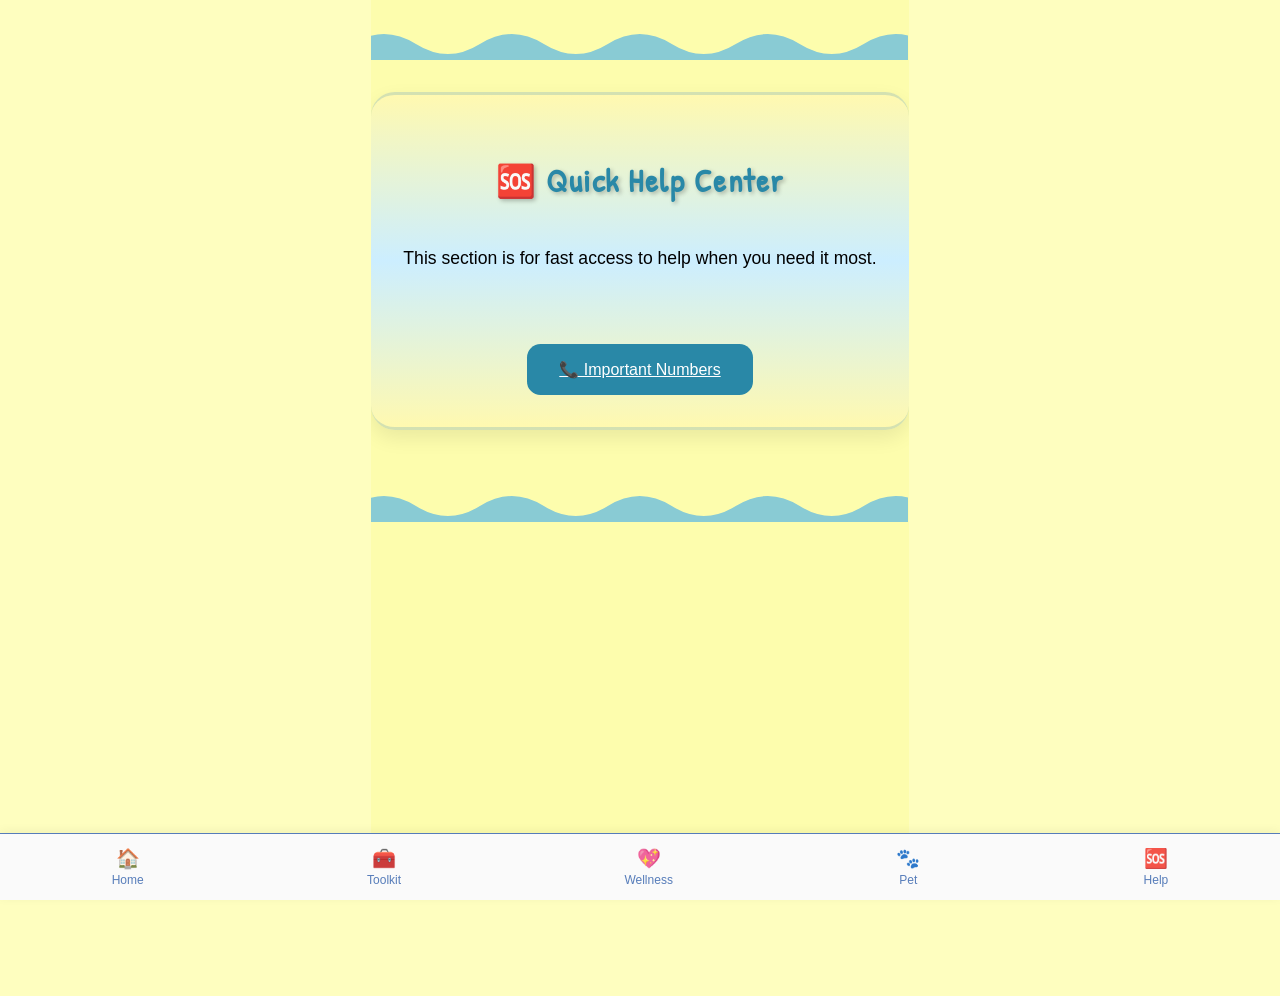
<file: quick-help.html>
<!DOCTYPE html>
<html lang="en">
<head>
  <meta charset="UTF-8" />
  <meta name="viewport" content="width=device-width, initial-scale=1.0"/>
  <title>Quick Help</title>
  <link href="https://fonts.googleapis.com/css2?family=Patrick+Hand&display=swap" rel="stylesheet">
  <link rel="stylesheet" href="style.css"> <!-- Link to your main CSS file -->
</head>
<body>

  <div class="torn-paper-divider"></div>

  <div class="page-wrapper dreamy-box">
    <h2 class="three-d-title">🆘 Quick Help Center</h2>
    <p style="text-align:center;">This section is for fast access to help when you need it most.</p>

    <div class="button-row">
      <a class="button" href="important-numbers.html">📞 Important Numbers</a>
      <!-- Future ideas: add more buttons for calming tools, coping plans, or SOS features -->
    </div>
  </div>

  <div class="torn-paper-divider"></div>

  <footer class="bottom-nav">
    <a href="index.html" class="nav-icon">🏠<span>Home</span></a>
    <a href="toolkit-hub.html" class="nav-icon">🧰<span>Toolkit</span></a>
    <a href="wellness.html" class="nav-icon">💖<span>Wellness</span></a>
    <a href="pet.html" class="nav-icon">🐾<span>Pet</span></a>
    <a href="important-numbers.html" class="nav-icon">🆘<span>Help</span></a>
  </footer>
  
</body>
</html>
</file>
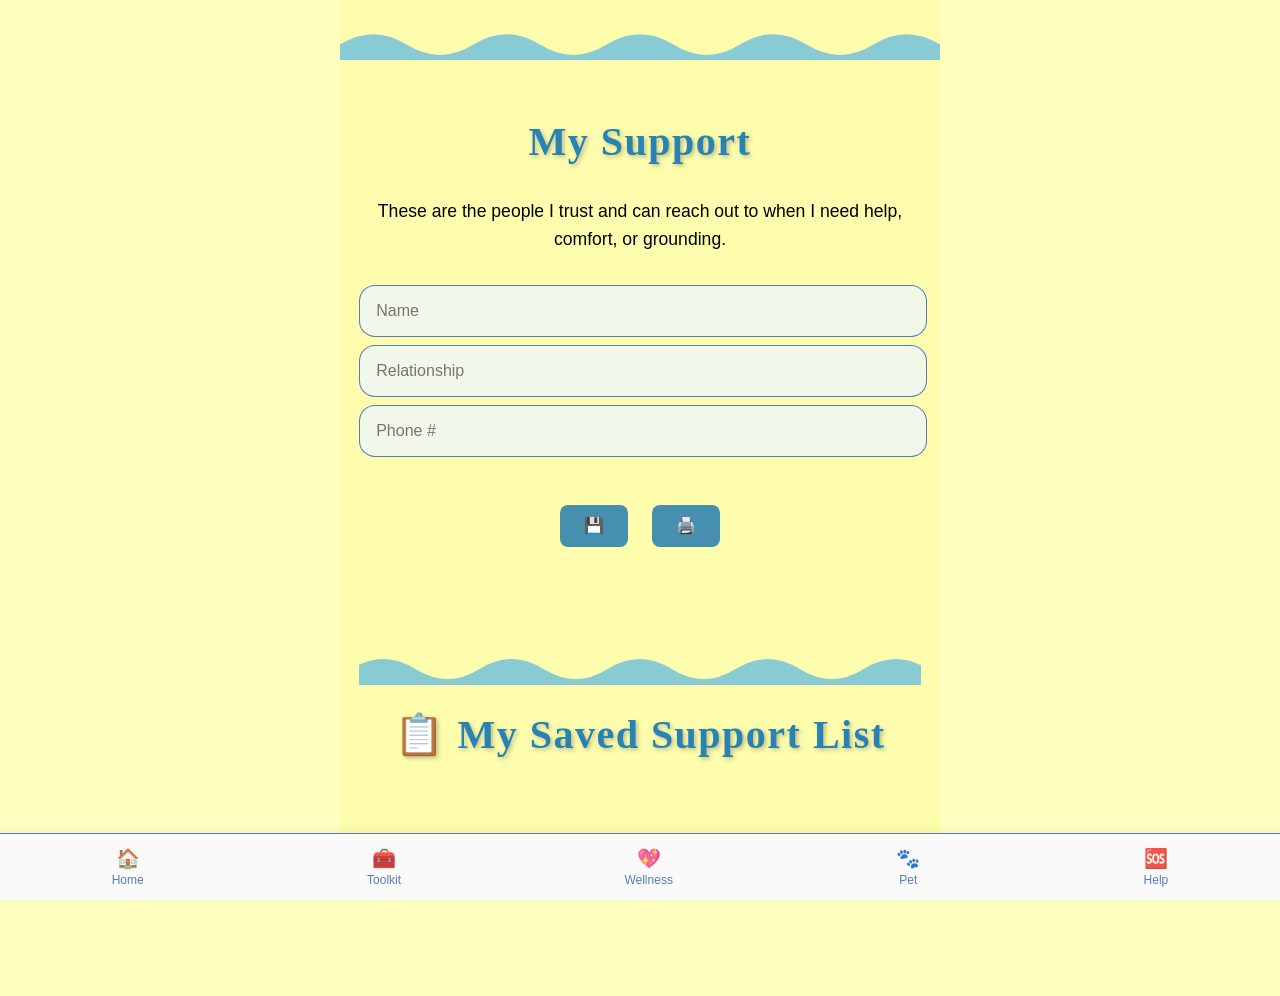
<file: support.html>
<!DOCTYPE html>
<html lang="en">
<head>
  <meta charset="UTF-8" />
  <meta name="viewport" content="width=device-width, initial-scale=1.0"/>
  <link rel="stylesheet" href="style.css"/>
  <title>Support People</title>
  <style>
    
  </style>
</head>

<body class="support-page">
  <div class="torn-paper-divider"></div>

<div class="container">
  <br><br>
  <h1 class="three-d-title">My Support</h1>
  <p style="text-align: center;">These are the people I trust and can reach out to when I need help, comfort, or grounding.</p>

    <input type="text" id="name" placeholder="Name" />
    <input type="text" id="relationship" placeholder="Relationship" />
    <input type="text" id="phone" placeholder="Phone #" />

    <div class="button-row">
      <button id="saveSupportButton">💾 </button>
      <button id="printSupportButton">🖨️ </button>
    </div>
<br><br><br>
<div class="torn-paper-divider" style="transform: rotate(180deg);"></div>

<h1 class="three-d-title">📋 My Saved Support List</h1>

      <ul id="savedSupportList"></ul>
  </div>
  </div>

   <footer class="bottom-nav">
    <a href="index.html" class="nav-icon">🏠<span>Home</span></a>
    <a href="toolkit-hub.html" class="nav-icon">🧰<span>Toolkit</span></a>
    <a href="wellness.html" class="nav-icon">💖<span>Wellness</span></a>
    <a href="pet.html" class="nav-icon">🐾<span>Pet</span></a>
    <a href="important-numbers.html" class="nav-icon">🆘<span>Help</span></a>
  </footer>
  
  <!-- 🛠 Load external main JavaScript first -->
  <script src="script.js"></script>

  <!-- 🛠 Page-specific small script -->
  <script>
    function saveSupport() {
      const name = document.getElementById("name").value.trim();
      const relationship = document.getElementById("relationship").value.trim();
      const phone = document.getElementById("phone").value.trim();

      if (!name && !relationship && !phone) return;

      const supportList = JSON.parse(localStorage.getItem("supportPeople")) || [];
      supportList.push({ name, relationship, phone });
      localStorage.setItem("supportPeople", JSON.stringify(supportList));

      document.getElementById("name").value = "";
      document.getElementById("relationship").value = "";
      document.getElementById("phone").value = "";

      displaySupport();
    }

    function deleteSupport(index) {
      const supportList = JSON.parse(localStorage.getItem("supportPeople")) || [];
      supportList.splice(index, 1);
      localStorage.setItem("supportPeople", JSON.stringify(supportList));
      displaySupport();
    }

    function displaySupport() {
      const list = JSON.parse(localStorage.getItem("supportPeople")) || [];
      const ul = document.getElementById("savedSupportList");
      ul.innerHTML = "";

      list.forEach((person, index) => {
        const li = document.createElement("li");
        li.className = "support-item";

        const span = document.createElement("span");
        span.textContent = `${person.name} (${person.relationship}) ${person.phone}`;

        const button = document.createElement("button");
        button.textContent = "❌";
        button.className = "delete-button";
        button.onclick = () => deleteSupport(index);

        li.appendChild(span);
        li.appendChild(button);
        ul.appendChild(li);
      });
    }

    function printSupportList() {
      window.print();
    }

    // 🌟 COMBINE everything into ONE window.onload
    window.onload = function() {
      // Display support list
      displaySupport();
      document.getElementById("saveSupportButton").onclick = saveSupport;
      document.getElementById("printSupportButton").onclick = printSupportList;

      // Setup affirmation trigger after first click
      document.addEventListener('click', enableSound, { once: true });
      document.addEventListener('touchstart', enableSound, { once: true });
    };
  </script>

</body>
</html>
</file>
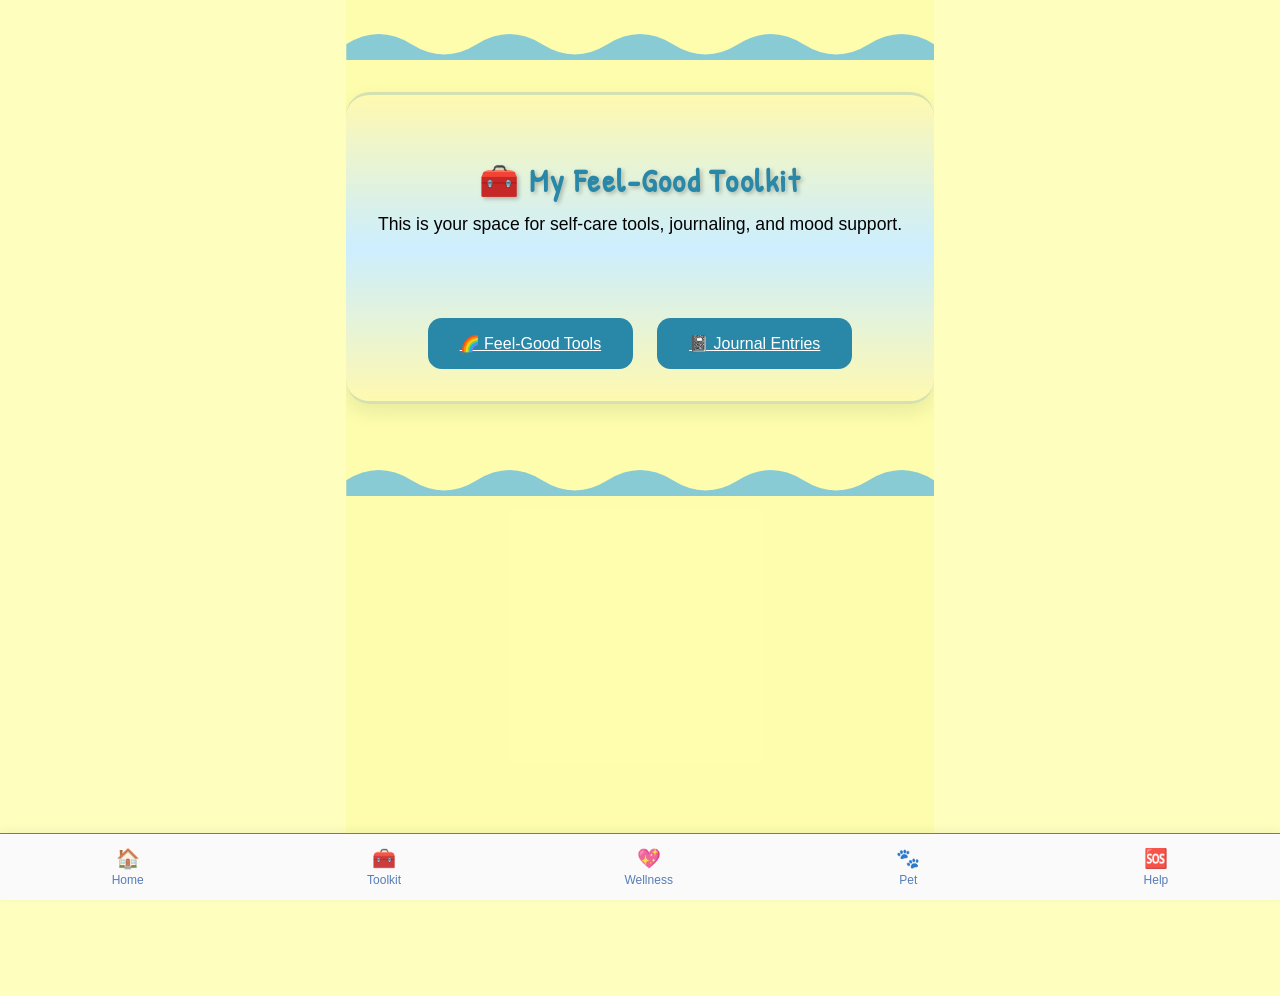
<file: toolkit-hub.html>
<!DOCTYPE html>
<html lang="en">
<head>
  <meta charset="UTF-8" />
  <meta name="viewport" content="width=device-width, initial-scale=1.0"/>
  <title>My Toolkit</title>
  <link href="https://fonts.googleapis.com/css2?family=Patrick+Hand&display=swap" rel="stylesheet">
  <link rel="stylesheet" href="style.css"> <!-- Link to your main CSS file -->
</head>
<body>

  <!-- Top Divider -->
  <div class="torn-paper-divider"></div>

  <!-- Main Content Section -->
  <div class="page-wrapper dreamy-box">
    <h2 class="three-d-title">🧰 My Feel-Good Toolkit</h2>
    <p style="text-align:center; margin-top: -1rem; margin-bottom: 2rem;">
      This is your space for self-care tools, journaling, and mood support.
    </p>

    <div class="button-row">
      <a class="button" href="toolkit.html">🌈 Feel-Good Tools</a>
      <a class="button" href="journal.html">📓 Journal Entries</a>
    </div>
  </div>

  <!-- Bottom Divider -->
  <div class="torn-paper-divider"></div>

  <!-- Bottom Navigation -->
   <footer class="bottom-nav">
    <a href="index.html" class="nav-icon">🏠<span>Home</span></a>
    <a href="toolkit-hub.html" class="nav-icon">🧰<span>Toolkit</span></a>
    <a href="wellness.html" class="nav-icon">💖<span>Wellness</span></a>
    <a href="pet.html" class="nav-icon">🐾<span>Pet</span></a>
    <a href="important-numbers.html" class="nav-icon">🆘<span>Help</span></a>
  </footer>
  
</body>
</html>
</file>
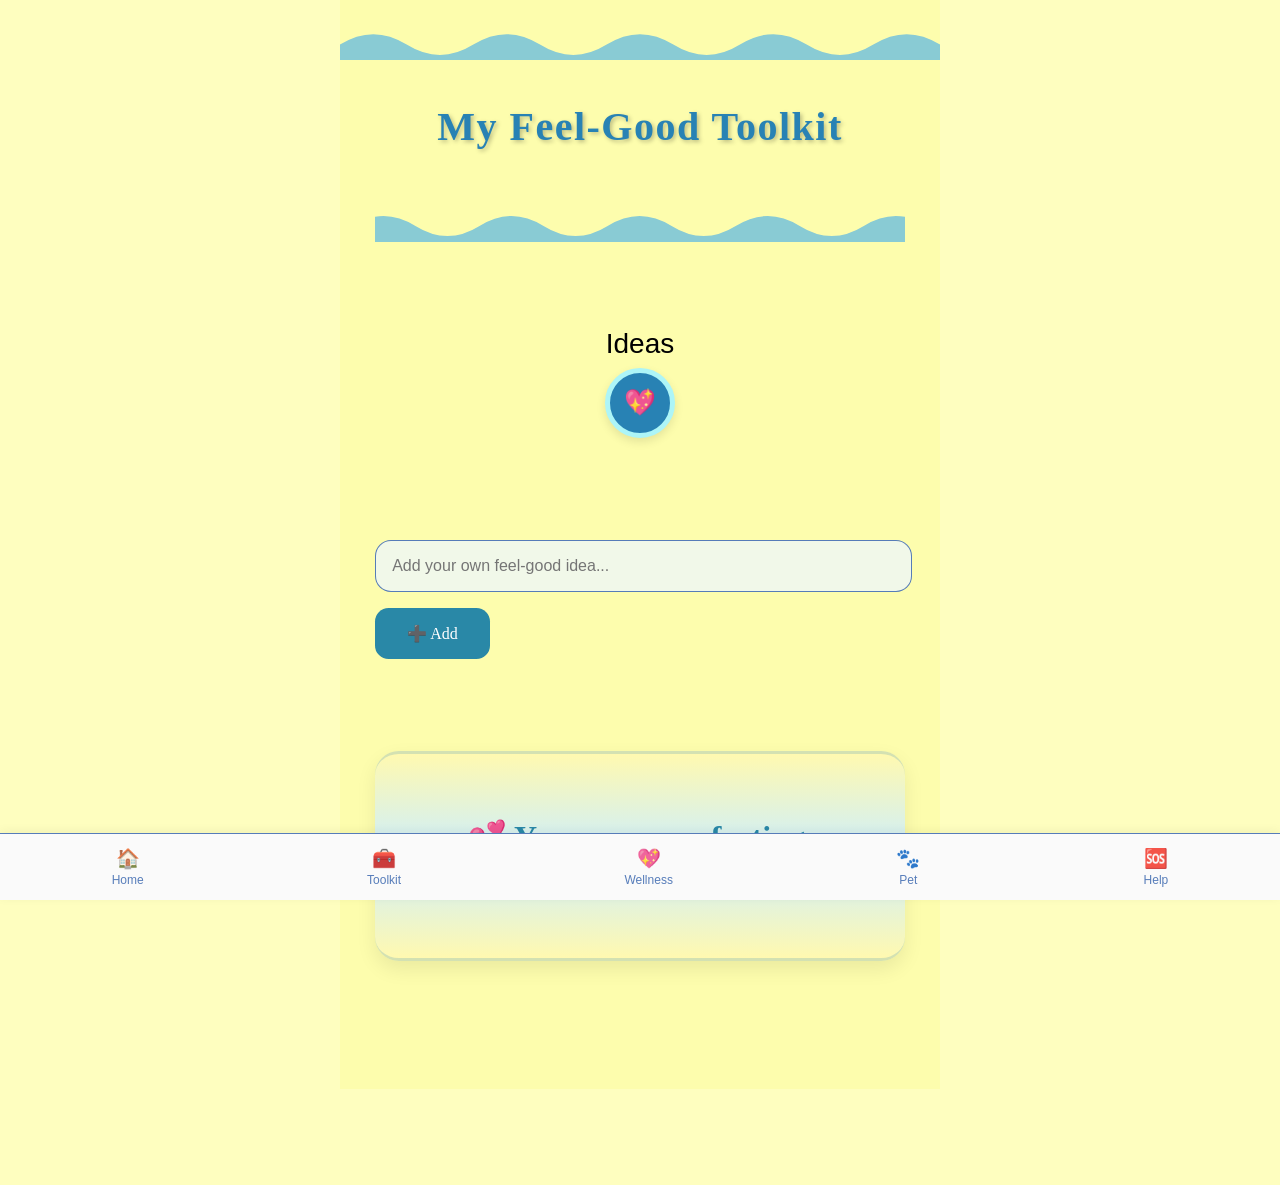
<file: toolkit.html>
<!DOCTYPE html>
<html lang="en">
<head>
  <meta charset="UTF-8" />
  <meta name="viewport" content="width=device-width, initial-scale=1.0"/>
  <link rel="stylesheet" href="style.css"/>
  <title>My Feel-Good Toolkit</title>
  <style>

  </style>
</head>

<body>
  <div class="torn-paper-divider"></div>

  <div class="page-wrapper">
    <div class="container">
    <h1 class="three-d-title">My Feel-Good Toolkit</h1>
    <div class="torn-paper-divider"></div>
<br><br><br>
    <div class="feel-good-container">
      <h3> Ideas</h3>
    <button class="dropdown-icon-btn" onclick="toggleFeelGood()">💖</button>
        <div id="feelGoodList" class="feel-good-content">
          <table class="feel-good-chart">
            <tbody>
              <tr><td>Taking a walk outside</td></tr>
              <tr><td>Listening to music</td></tr>
              <tr><td>A hot cup of cocoa in your favorite mug</td></tr>
              <tr><td>Talk to a friend</td></tr>
              <tr><td>Journal your thoughts</td></tr>
              <tr><td>Cuddle with a soft stuffed animal</td></tr>
              <tr><td>Watch a comforting movie or show</td></tr>
              <tr><td>Take a bubble bath</td></tr>
              <tr><td>Light a scented candle</td></tr>
              <tr><td>Do deep breathing exercises</td></tr>
              <tr><td>Stretch your body</td></tr>
              <tr><td>Color in an adult coloring book</td></tr>
              <tr><td>Read a favorite book</td></tr>
              <tr><td>Make a gratitude list</td></tr>
              <tr><td>Drink a glass of cold water</td></tr>
              <tr><td>Put on comfy clothes or pajamas</td></tr>
              <tr><td>Dance around your room</td></tr>
              <tr><td>Look at old happy photos</td></tr>
              <tr><td>Make a playlist of feel-good songs</td></tr>
              <tr><td>Use a fidget toy or stress ball</td></tr>
              <tr><td>Step outside and feel the sun</td></tr>
              <tr><td>Write a letter to your future self</td></tr>
              <tr><td>Do a skincare routine</td></tr>
              <tr><td>Pet an animal (even a neighbor’s dog!)</td></tr>
              <tr><td>Listen to a positive podcast</td></tr>
              <tr><td>Do a small craft or creative project</td></tr>
              <tr><td>Watch funny videos or memes</td></tr>
              <tr><td>Organize a tiny space (like a drawer)</td></tr>
              <tr><td>Open a window and breathe deeply</td></tr>
              <tr><td>Wrap yourself in a weighted blanket</td></tr>
              <tr><td>Say affirmations out loud</td></tr>
            </tbody>
          </table>
        </div>
      </div>
<br><br><br>
      <div class="toolkit-entry">
        <input type="text" id="newIdea" placeholder="Add your own feel-good idea..." />
        <br>
        <button onclick="addIdea()">➕ Add</button>
      </div>
      <br><br>


      <div class="dreamy-box">

      <p style="text-align: center; font-size: 1.1rem; margin-bottom: 1rem;">
      <h2>  💕 Your own comforting, grounding, or joyful ideas. 💕 </h2>
      </p>
      <div id="toolkitList" class="toolkit-list"></div>
    </div>
  </div>

   <footer class="bottom-nav">
    <a href="index.html" class="nav-icon">🏠<span>Home</span></a>
    <a href="toolkit-hub.html" class="nav-icon">🧰<span>Toolkit</span></a>
    <a href="wellness.html" class="nav-icon">💖<span>Wellness</span></a>
    <a href="pet.html" class="nav-icon">🐾<span>Pet</span></a>
    <a href="important-numbers.html" class="nav-icon">🆘<span>Help</span></a>
  </footer>

  <script>
    let toolkit = JSON.parse(localStorage.getItem("feelGoodToolkit")) || [];

    function renderToolkit() {
      const listDiv = document.getElementById("toolkitList");
      listDiv.innerHTML = "";

      const ul = document.createElement("ul");
      ul.classList.add("toolkit-list");
      listDiv.appendChild(ul);

      toolkit.forEach((idea, index) => {
        const li = document.createElement("li");
        li.classList.add("toolkit-item");

        li.innerHTML = `
          <span>${idea}</span>
          <button onclick="deleteIdea(${index})" class="delete-button">❌</button>
        `;

        ul.appendChild(li);
      });
    }

    function addIdea() {
      const newIdeaInput = document.getElementById("newIdea");
      const newIdea = newIdeaInput.value.trim();
      if (newIdea !== "") {
        toolkit.push(newIdea);
        localStorage.setItem("feelGoodToolkit", JSON.stringify(toolkit));
        newIdeaInput.value = "";
        renderToolkit();
      }
    }

    function deleteIdea(index) {
      toolkit.splice(index, 1);
      localStorage.setItem("feelGoodToolkit", JSON.stringify(toolkit));
      renderToolkit();
    }

    function toggleFeelGood() {
      const list = document.getElementById("feelGoodList");
      list.style.display = list.style.display === "none" || list.style.display === "" ? "block" : "none";
    }

    window.onload = renderToolkit;
  </script>
</body>
</html>
</file>
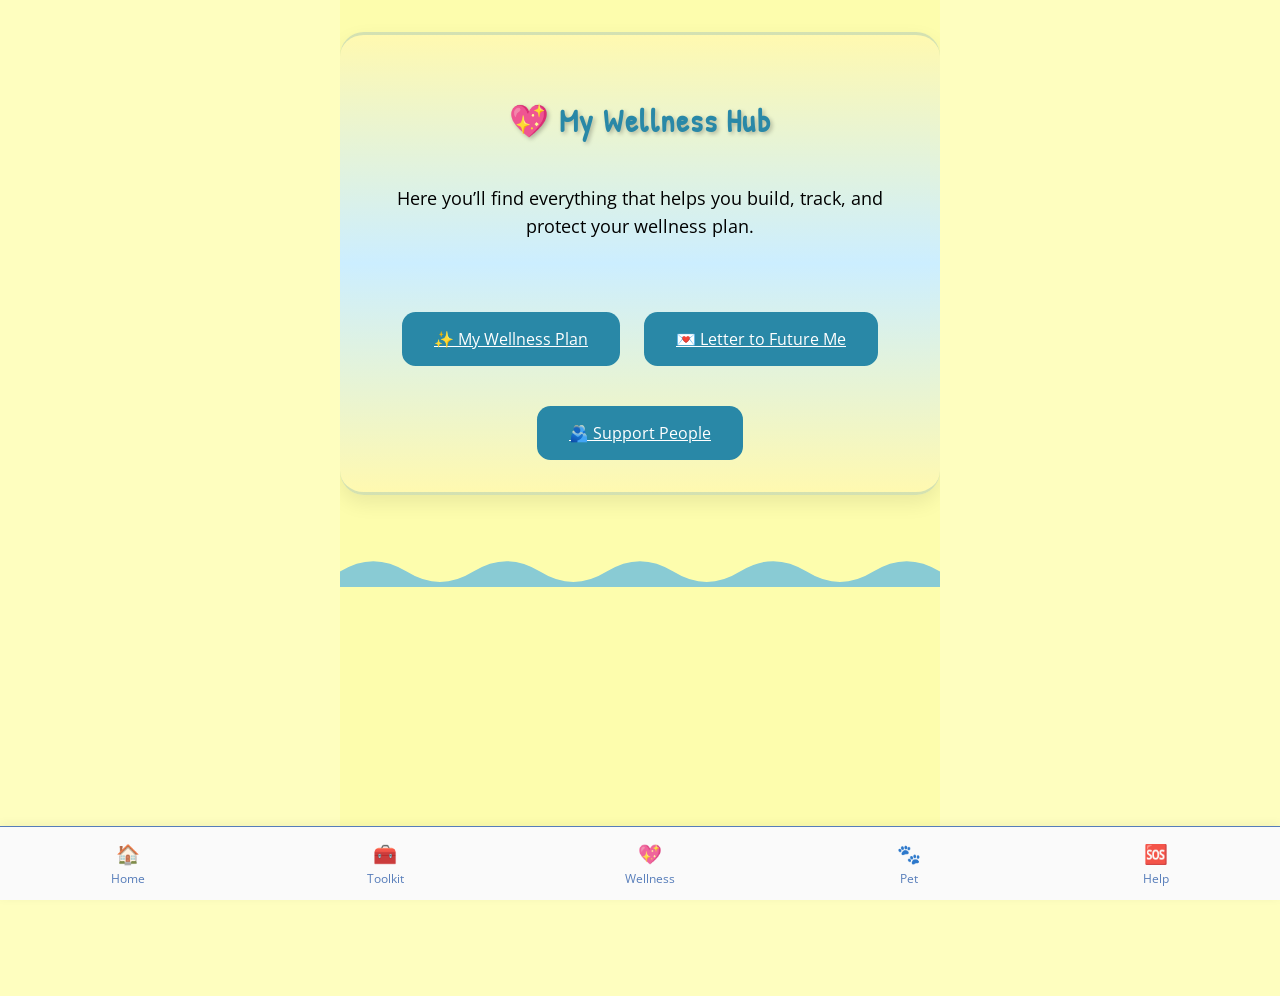
<file: wellness.html>
<!DOCTYPE html>
<html lang="en">
    <head>
        <meta charset="UTF-8" />
        <meta name="viewport" content="width=device-width, initial-scale=1.0"/>
        <title>My Wellness</title>
      
        <!-- Google Fonts -->
        <link href="https://fonts.googleapis.com/css2?family=Patrick+Hand&family=Open+Sans&display=swap" rel="stylesheet">
      
        <!-- Main CSS File -->
        <link rel="stylesheet" href="style.css">
      </head>
      
<body>

  <div class="page-wrapper dreamy-box">
    <h2 class="three-d-title">💖 My Wellness Hub</h2>
    <p style="text-align:center;">Here you’ll find everything that helps you build, track, and protect your wellness plan.</p>

    <div class="button-row">
      <a class="button" href="wellnessPlan.html">✨ My Wellness Plan</a>
      <a class="button" href="letter.html">💌 Letter to Future Me</a>
      <a class="button" href="support.html">🫂 Support People</a>
    </div>
  </div>

  <div class="torn-paper-divider"></div>

 <footer class="bottom-nav">
    <a href="index.html" class="nav-icon">🏠<span>Home</span></a>
    <a href="toolkit-hub.html" class="nav-icon">🧰<span>Toolkit</span></a>
    <a href="wellness.html" class="nav-icon">💖<span>Wellness</span></a>
    <a href="pet.html" class="nav-icon">🐾<span>Pet</span></a>
    <a href="important-numbers.html" class="nav-icon">🆘<span>Help</span></a>
  </footer>
  
</body>
</html>
</file>
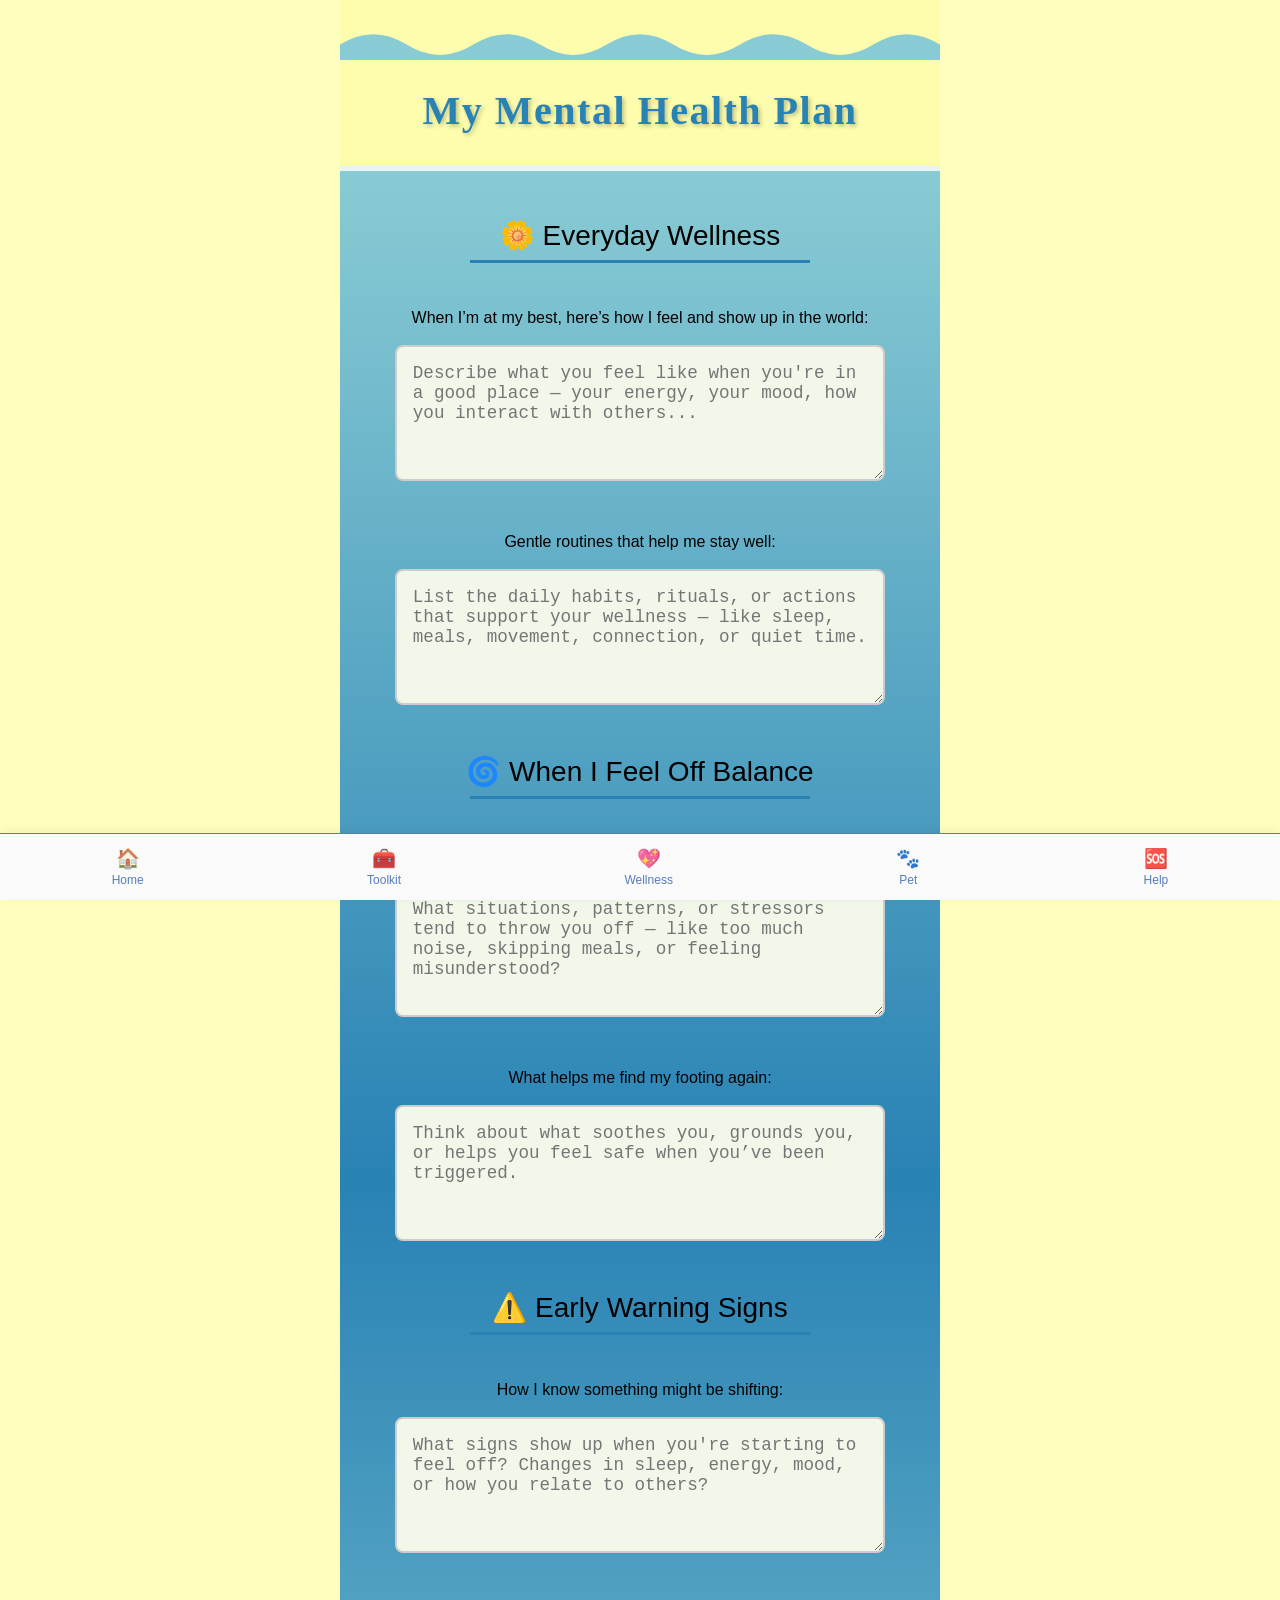
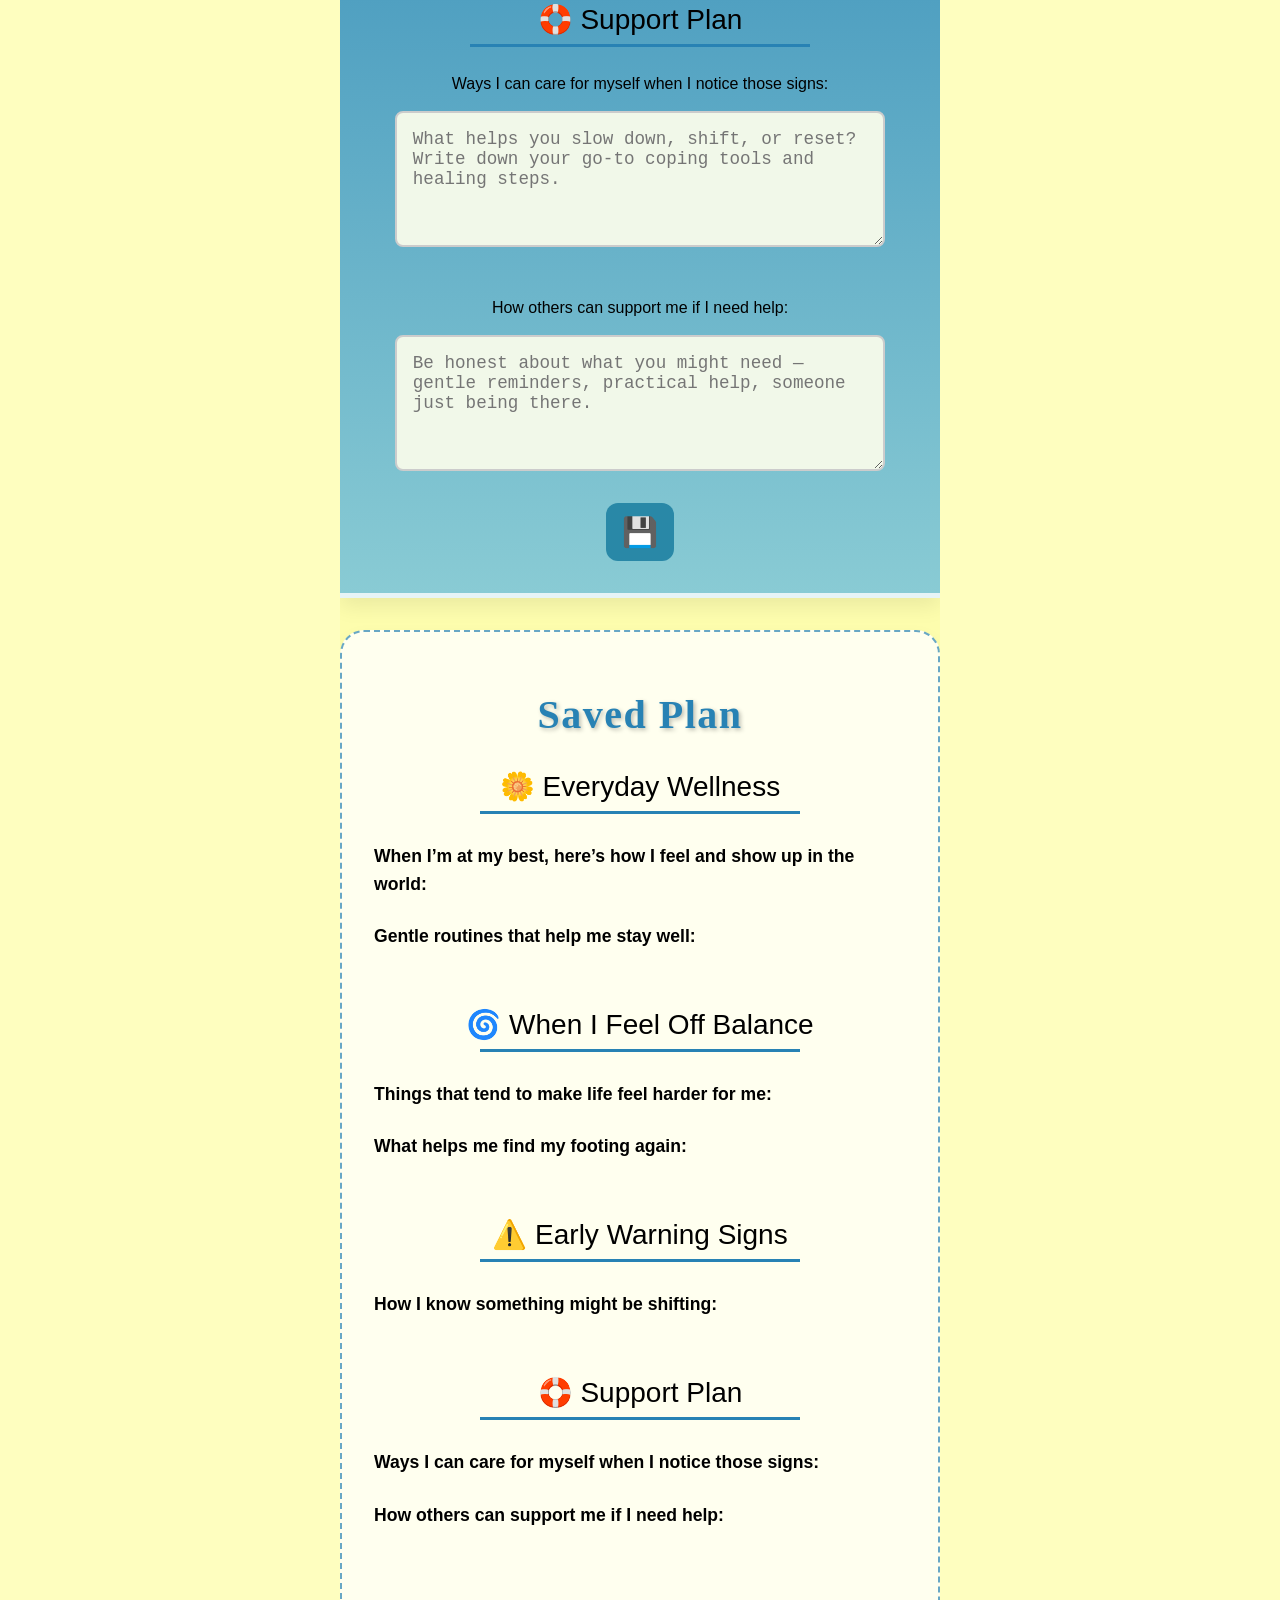
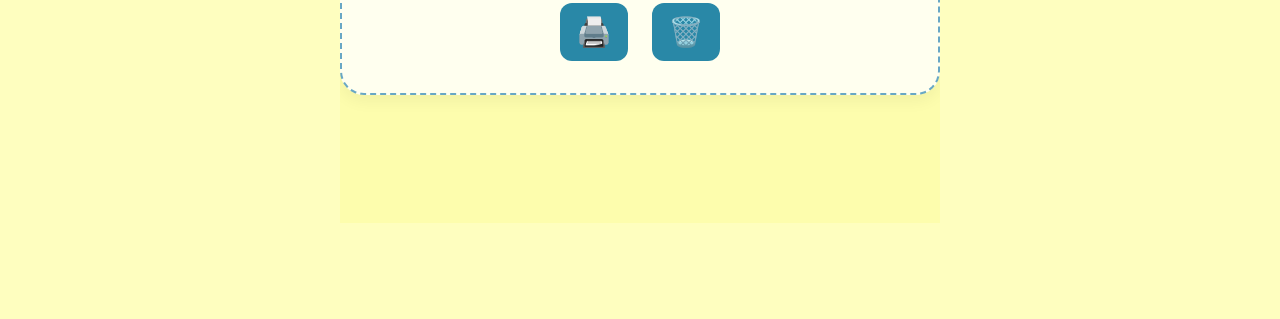
<file: wellnessPlan.html>
<!DOCTYPE html>
<html lang="en">
<head>
  <meta charset="UTF-8" />
  <meta name="viewport" content="width=device-width, initial-scale=1.0" />
  <title>Everyday Wellness</title>
  <link rel="stylesheet" href="style.css" />
  <style>
    h3::after {
  content: "";
  display: block;
  width: 60%; /* or 100% if you want it full width */
  margin: 0.5rem auto 0 auto; /* adjust spacing */
  border-bottom: 3px solid rgb(40, 130, 180); /* pick your color */
align: left;
}
 strong {
  color: black;
 }
  </style>
</head>

<body>
  <div class="torn-paper-divider"></div>


      <h1 class="three-d-title">My Mental Health Plan</h1>

      <div class="gradient-section-box2">
       <form>
        <div class="container wellness-wrapper">
        </form>
  
          <h3>🌼 Everyday Wellness</h3>
<br>
        <label for="wellnessLook" style="display:block; text-align:center;">
        When I’m at my best, here’s how I feel and show up in the world:
       <br><br>
        <textarea id="wellnessLook" placeholder="Describe what you feel like when you're in a good place — your energy, your mood, how you interact with others..."></textarea>
      </label>
      <br><br>

      <label for="dailyHabits" style="display:block; text-align:center;">
        Gentle routines that help me stay well:
        <br><br>
        <textarea id="dailyHabits" placeholder="List the daily habits, rituals, or actions that support your wellness — like sleep, meals, movement, connection, or quiet time."></textarea>
      </label>
      <br>

      <h3>🌀 When I Feel Off Balance</h3>
      <br>

      <label for="triggerList" style="display:block; text-align:center;">
        Things that tend to make life feel harder for me:
        <br><br>
        <textarea id="triggerList" placeholder="What situations, patterns, or stressors tend to throw you off — like too much noise, skipping meals, or feeling misunderstood?"></textarea>
      </label>
      <br><br>

      <label for="afterTriggered" style="display:block; text-align:center;">
        What helps me find my footing again:
        <br><br>
        <textarea id="afterTriggered" placeholder="Think about what soothes you, grounds you, or helps you feel safe when you’ve been triggered."></textarea>
      </label>
      <br>

      <h3>⚠️ Early Warning Signs</h3>
<br>
      <label for="triggerList" style="display:block; text-align:center;">
        How I know something might be shifting:
        <br><br>
        <textarea id="warningSigns" placeholder="What signs show up when you're starting to feel off? Changes in sleep, energy, mood, or how you relate to others?"></textarea>
      </label>
<br>
      <h3>🛟 Support Plan</h3>

      <label for="actionPlan" style="display:block; text-align:center;">
        Ways I can care for myself when I notice those signs:
        <br><br>
        <textarea id="actionPlan" placeholder="What helps you slow down, shift, or reset? Write down your go-to coping tools and healing steps."></textarea>
      </label>
      <br><br>

      <label for="anotherAction" style="display:block; text-align:center;">
        How others can support me if I need help:
               <br><br>
        <textarea id="anotherAction" placeholder="Be honest about what you might need — gentle reminders, practical help, someone just being there."></textarea>
      </label>

      <div class="button-row">
        <button type="button" class="icon-button save-btn" onclick="savePlan()" title="Save Plan">💾</button>

      </div>
    </form>
  </div>
</div>



  <div id="savedPlan" class="saved-section">
    <h1 class="three-d-title">Saved Plan</h1>

    <h3>🌼 Everyday Wellness</h3>
    <p><strong>When I’m at my best, here’s how I feel and show up in the world:</strong> <span id="displayWellnessLook"></span></p>
    <p><strong>Gentle routines that help me stay well:</strong> <span id="displayDailyHabits"></span></p>
    <br>

    <h3>🌀 When I Feel Off Balance</h3>
    <p><strong>Things that tend to make life feel harder for me:</strong> <span id="displayTriggerList"></span></p>
    <p><strong>What helps me find my footing again:</strong> <span id="displayAfterTriggered"></span></p>
    <br>

    <h3>⚠️ Early Warning Signs</h3>
    <p><strong>How I know something might be shifting:</strong> <span id="displayWarningSigns"></span></p>
    <br>

    <h3>🛟 Support Plan</h3>
    <p><strong>Ways I can care for myself when I notice those signs:</strong> <span id="displayActionPlan"></span></p>
    <p><strong>How others can support me if I need help:</strong> <span id="displayAnotherAction"></span></p>
    <br>
    <div class="button-row">
      <button type="button" class="icon-button" onclick="printSavedPlanOnly()" title="Print Plan">🖨️</button>
      <button type="button" class="icon-button" onclick="resetPlan()" title="Reset Plan">🗑️</button>
  </div>

  <footer class="bottom-nav">
    <a href="index.html" class="nav-icon">🏠<span>Home</span></a>
    <a href="toolkit-hub.html" class="nav-icon">🧰<span>Toolkit</span></a>
    <a href="wellness.html" class="nav-icon">💖<span>Wellness</span></a>
    <a href="pet.html" class="nav-icon">🐾<span>Pet</span></a>
    <a href="important-numbers.html" class="nav-icon">🆘<span>Help</span></a>
  </footer>
  
  <audio id="chime" src="chime.mp3" preload="auto"></audio>
  <script src="script.js"></script>
  
  <script>
    function printPlan() {
      window.print();
    }

    function resetPlan() {
      if (confirm("Are you sure you want to reset your wellness plan?")) {
        const textareas = document.querySelectorAll("textarea");
        textareas.forEach(area => area.value = "");

        const displayIds = [
          "displayWellnessLook",
          "displayDailyHabits",
          "displayTriggerList",
          "displayAfterTriggered",
          "displayWarningSigns",
          "displayActionPlan",
          "displayAnotherAction"
        ];

        displayIds.forEach(id => {
          const el = document.getElementById(id);
          if (el) el.textContent = "";
        });
      }
    }

    function printSavedPlanOnly() {
      const printContents = document.getElementById("savedPlan").innerHTML;
      const originalContents = document.body.innerHTML;

      document.body.innerHTML = printContents;
      window.print();
      document.body.innerHTML = originalContents;
      location.reload();
    }

  function savePlan() {
    const plan = {
  wellnessLook: document.getElementById("wellnessLook").value,
  dailyHabits: document.getElementById("dailyHabits").value,

      triggerList: document.getElementById("triggerList").value,
      afterTriggered: document.getElementById("afterTriggered").value,
      warningSigns: document.getElementById("warningSigns").value,
      actionPlan: document.getElementById("actionPlan").value,
      anotherAction: document.getElementById("anotherAction").value
    };

    localStorage.setItem("wellnessPlan", JSON.stringify(plan));
    displaySavedPlan(); // show saved data immediately
  }

  function displaySavedPlan() {
    const saved = JSON.parse(localStorage.getItem("wellnessPlan"));
    if (!saved) return;

    document.getElementById("displayWellnessLook").textContent = saved.wellnessLook;
    document.getElementById("displayDailyHabits").textContent = saved.dailyHabits;
    document.getElementById("displayTriggerList").textContent = saved.triggerList;
    document.getElementById("displayAfterTriggered").textContent = saved.afterTriggered;
    document.getElementById("displayWarningSigns").textContent = saved.warningSigns;
    document.getElementById("displayActionPlan").textContent = saved.actionPlan;
    document.getElementById("displayAnotherAction").textContent = saved.anotherAction;
  }

  window.onload = function () {
  displaySavedPlan();
  affirmation-popup(); // or whatever your affirmation function is called
};

  </script>
</body>
</html>

  <audio id="chime" src="chime.mp3" preload="auto"></audio>
  <script src="script.js"></script>
  
  <script>
    function printPlan() {
      window.print();
    }

    function resetPlan() {
      if (confirm("Are you sure you want to reset your wellness plan?")) {
        const textareas = document.querySelectorAll("textarea");
        textareas.forEach(area => area.value = "");

        const displayIds = [
          "displayWellnessLook",
          "displayDailyHabits",
          "displayTriggerList",
          "displayAfterTriggered",
          "displayWarningSigns",
          "displayActionPlan",
          "displayAnotherAction"
        ];

        displayIds.forEach(id => {
          const el = document.getElementById(id);
          if (el) el.textContent = "";
        });
      }
    }

    function printSavedPlanOnly() {
      const printContents = document.getElementById("savedPlan").innerHTML;
      const originalContents = document.body.innerHTML;

      document.body.innerHTML = printContents;
      window.print();
      document.body.innerHTML = originalContents;
      location.reload();
    }

  function savePlan() {
    const plan = {
  wellnessLook: document.getElementById("wellnessLook").value,
  dailyHabits: document.getElementById("dailyHabits").value,

      triggerList: document.getElementById("triggerList").value,
      afterTriggered: document.getElementById("afterTriggered").value,
      warningSigns: document.getElementById("warningSigns").value,
      actionPlan: document.getElementById("actionPlan").value,
      anotherAction: document.getElementById("anotherAction").value
    };

    localStorage.setItem("wellnessPlan", JSON.stringify(plan));
    displaySavedPlan(); // show saved data immediately
  }

  function displaySavedPlan() {
    const saved = JSON.parse(localStorage.getItem("wellnessPlan"));
    if (!saved) return;

    document.getElementById("displayWellnessLook").textContent = saved.wellnessLook;
    document.getElementById("displayDailyHabits").textContent = saved.dailyHabits;
    document.getElementById("displayTriggerList").textContent = saved.triggerList;
    document.getElementById("displayAfterTriggered").textContent = saved.afterTriggered;
    document.getElementById("displayWarningSigns").textContent = saved.warningSigns;
    document.getElementById("displayActionPlan").textContent = saved.actionPlan;
    document.getElementById("displayAnotherAction").textContent = saved.anotherAction;
  }

  window.onload = function () {
  displaySavedPlan();
  affirmation-popup(); // or whatever your affirmation function is called
};


      // Setup affirmation trigger after first click
      document.addEventListener('click', enableSound, { once: true });
      document.addEventListener('touchstart', enableSound, { once: true });
  
  </script>
</body>
</html>
</file>
<file: style.css>
/* -------------------- BASE PAGE LAYOUT -------------------- */
/* Styling for overall page layout, font, and background */
html, body {
  margin: 0;
  padding: 0;
  min-height: 100vh;
  background: rgba(254, 254, 167, 0.72);
  background-size: cover;
  display: flex;
  flex-direction: column;
  align-items: center;
  padding-bottom: 6rem;
  box-sizing: border-box;
  font-family: 'Open Sans', sans-serif;
  color: black;
  overflow-x: hidden;
}

/* -------------------- ANIMATIONS -------------------- */
@keyframes backgroundShift {
  0% { background-position: 0% 50%; }
  50% { background-position: 100% 50%; }
  100% { background-position: 0% 50%; }
}

@keyframes fadeIn {
  to { opacity: 1; }
}

/* -------------------- TYPOGRAPHY -------------------- */
.three-d-title {
  font-size: 2.5rem; /* or 2.5rem if you want it just slightly smaller */
  font-family: 'Patrick Hand', cursive;
  text-align: center;
  margin-bottom: 2rem;
  color: rgb(40, 130, 180);
  letter-spacing: 1.5px;
  font-weight: bold;
  text-shadow: 2px 2px 4px rgba(0,0,0,0.25);
} 

h1.three-d-title {
  font-size: 2.5rem;
  font-family: 'Patrick Hand', cursive !important;
  font-weight: bold;
  color: rgb(40, 130, 180);
  letter-spacing: 1.5px;
  text-shadow: 2px 2px 4px rgba(0, 0, 0, 0.25);
  text-align: center;
  margin-bottom: 2rem;
}


h2 {
  color: black;
  font-family: 'Patrick Hand', cursive;
  font-size: 1.8rem;
  margin-top: 2rem;
}

h3 {
  text-align: center;
  font-family: 'Open Sans', sans-serif;
  margin-top: 1rem;
  font-size: 1.75rem;
  font-weight: normal;
  color: black;
}

.three-d-title-two {
font-size: 3rem; /* or 2.5rem if you want it just slightly smaller */
  font-family: 'Patrick Hand', cursive;
  text-align: center;
  margin-bottom: 2rem;
  color: rgb(40, 130, 180);
  letter-spacing: 1.5px;
  font-weight: bold;
  padding-left: 2rem;
  padding-right: 2rem;
  text-shadow: 2px 2px 4px rgba(0,0,0,0.25);
}

.wellness-page h3 {
  font-size: 1.1rem; /* or try 1rem if you want it even smaller */
  color: black;
  font-weight: normal;
  margin-top: 1.5rem;
  text-align: left;
}

p {
  font-size: 1.1rem;
  line-height: 1.6;
  margin-bottom: 1.5rem;
  text-align: left;
}

/* -------------------- FORM ELEMENTS -------------------- */
input[type="text"], textarea {
  width: 95%;
  padding: 1rem;
  font-size: 1rem;
  border-radius: 1rem;
  border: 1px solid rgba(69, 111, 179, 0.903);
  background-color: #f1f8e9;
  resize: vertical;
  margin-top: 0.5rem;
}

/* -------------------- BUTTONS -------------------- */
.feel-good-container h3 {
  margin-bottom: 0.3rem;
}

.dropdown-icon-btn {
  margin-top: 0.2rem;
}


.icon-button {
  display: inline-flex !important; /* override block */
  justify-content: center;
  align-items: center;
  font-size: 1.8rem;
  background-color: #2988a7;
  color: white;
  border: none;
  padding: 0.75rem 1rem;
  border-radius: 0.75rem;
  cursor: pointer;
  transition: background-color 0.3s ease;
  text-align: center; /* make sure emoji is centered */
  margin: 0; /* reset margin in case it got overridden */
}

.icon-button:hover {
  background-color: #1c6780;
}

.icon-button:focus {
  outline: none;
  box-shadow: 0 0 0 3px rgba(76, 175, 80, 0.4);
}


button, .toolkit-entry button, .journal-entries-box h2 {
  font-family: 'Georgia', serif;
  color: #2988a7;
  font-size: 2rem;
  margin-bottom: 1.5rem;
}


.button, .toolkit-entry button {
  background-color: #2988a7;
  color: white;
  border-radius: 0.85rem;
  font-size: 1rem;
  padding: 1rem 2rem;
  cursor: pointer;
  border: none;
  display: block;
  margin-left: 0;
  margin-top: 1rem;
  text-align: left;
  transition: background-color 0.3s ease;
}

.button:hover, .toolkit-entry button:hover {
  background-color: #66bb6a;
  transform: scale(1.05);
  box-shadow: 0 4px 10px rgba(0, 0, 0, 0.1);
}

.button-row {
  display: flex;
  flex-direction: row; /* Put buttons side-by-side */
  justify-content: center; /* Center horizontally */
  align-items: center; /* Center vertically just in case */
  gap: 1.5rem;
  margin-top: 2rem;
  flex-wrap: wrap; /* Nice for small screens */
}

.button-row button {
  display: inline-flex;
  align-items: center;
  justify-content: center;
  width: auto;
}

.dropdown-btn {
  background-color: rgb(59, 162, 197);
  border: 5px solid rgb(200, 245, 245);
  color: white;
  font-size: 1.1rem;
  padding: 0.8rem 1.5rem;
  border-radius: 50rem;
  box-shadow: 0 4px 10px rgba(0,0,0,0.1);
  transition: background-color 0.3s ease;
  display: inline-flex;
  align-items: center;
  justify-content: center;
}

.dropdown-icon-btn:hover {
  background-color: rgba(59, 162, 197, 0.85);
}

/* -------------------- COMPONENTS -------------------- */
/* Layout Containers */
.journal-container,
.mood-section,
.cloud-section,
.page-wrapper {
  width: 100%;
  max-width: 600px;
  margin: 0 auto;
  padding: 0rem 2.2rem;
  box-sizing: border-box;
}

.info-row {
  width: 100%;
  max-width: 600px;
  margin: 0 auto;
  padding: 0; /* Restore index.html layout */
  box-sizing: border-box;
}

.container {
  width: 100%;
  max-width: 600px;
  margin: 0 auto;
  box-sizing: border-box;
}

.wellness-wrapper {
  margin-top: 1rem;
}

.container, .wellness-wrapper, .gradient-section-box {
  margin-left: auto;
  margin-right: auto;
}

.dropdown-section {
  width: 90%;
  max-width: 320px;
  margin: 2rem auto;
  text-align: left;
}

.page-wrapper {
  display: flex;
  align-items: center;
  flex-direction: column;
  text-align: center;
  margin-top: 0rem; /* or try 0 if you want it right at the top */
}

.touching-sections,
.cloud-section,
.mood-section {
  margin-top: 0 !important;
  margin-bottom: 0 !important;
}

/* Navigation */
.bottom-nav {
  position: fixed;
  bottom: 0;
  left: 0;
  width: 100%;
  background: #fafafa;
  border-top: 1px solid rgba(69, 111, 179, 0.903);
  display: flex;
  justify-content: space-around;
  padding: 0.8rem 0;
  z-index: 1000;
  box-shadow: 0 -2px 10px rgba(0, 0, 0, 0.05);
}

.nav-icon {
  text-decoration: none;
  color: rgba(69, 111, 179, 0.903);
  display: flex;
  flex-direction: column;
  align-items: center;
  font-size: 1.2rem;
}

.nav-icon span {
  font-size: 0.75rem;
  margin-top: 0.2rem;
}

.nav-icon:hover {
  color: #72aadf;
}

/* Support List Items */
.support-item {
  display: flex;
  justify-content: space-between;
  align-items: center;
  background-color: rgba(40, 150, 180, 0.557);
  padding: .2rem;
  border-radius: 1rem;
  border-left: 8px solid goldenrod;
  margin-bottom: 0.75rem;
}

/* -------------------- IMAGE-TEXT BOX -------------------- */
.image-text-box {
  width: 100%;
  max-width: 600px;
  background: rgb(59, 162, 197); /* Teal/Light Blue */
  border-radius: 1.5rem;
  padding: 1.5rem 1rem 1rem 1rem;
  box-shadow: 0 6px 12px rgba(0, 0, 0, 0.05);
  margin: 0 auto 2rem;
  display: flex;
  flex-direction: column;
  justify-content: flex-start;
  box-sizing: border-box;
  border-top: 2px solid black;
  border-bottom: 2px solid black;
}

/* -------------------- DROPDOWN STYLING -------------------- */
details {
  background-color: #ffffffc9;
  border: 2px solid rgba(40, 131, 180, 0.22);
  border-left: 8px solid rgb(40, 130, 180);
  border-radius: 1.5rem;
  padding: 0.8rem 1rem;
  margin-bottom: 0.7rem;
  box-shadow: 0 4px 10px rgba(0, 0, 0, 0.05);
  font-family: 'Open Sans', sans-serif;
  transition: all 0.3s ease;
}

summary {
  font-size: 1.2rem;
  font-weight: bold;
  /* text color inside dropdown boxes on index.html */
  color: black; 
  cursor: pointer;
  outline: none;
  text-align: left;
  padding-left: .5rem;
  position: relative;
}

summary::marker {
  font-size: 1.3rem;
  color: rgb(40, 130, 180);
}

details[open] summary {
  color: rgb(40, 150, 180);}

/* -------------------- TOOLKIT.html -------------------- */
/* Include: .feel-good-chart, .toolkit-item, .feel-good-content, etc */
.toolkit-item {
  display: flex;
  justify-content: space-between;
  align-items: center;
  background-color: rgba(144, 224, 239, 0.3);
  color: rgb(40, 130, 180);
  border-left: 8px solid rgb(40, 130, 180);
  border-radius: 1rem;
  margin-bottom: 0.75rem;
  padding: 0.4rem 0.75rem; /* smaller top/bottom and left/right padding */
  box-shadow: 0 3px 6px rgba(0,0,0,0.05);
  transition: background-color 0.3s ease;
}

.toolkit-item:hover {
  background-color: rgba(144, 224, 239, 0.5);
}

.toolkit-item span {
  flex-grow: 1;
  font-size: 1rem;
  color: black;
  text-align: left;
}

/* Feel-Good Chart Table */
.feel-good-chart {
  margin: 2rem auto;
  width: 100%;
  max-width: 600px;
  border-collapse: collapse;
  /* heart icon, backrgound text box color */
  background-color: rgba(219, 70, 154, 0.331);
  box-shadow: 0 4px 10px rgba(83, 27, 27, 0.08);
}

.feel-good-chart td {
  padding: 1rem;
  font-size: 1.1rem;
  /* text color inside feel-good heart, toolkit.html */
  color: black;
  text-align: center;
  /* border under feel good ideas, located when opening heart */
  border-bottom: 1px dashed black;
}

.feel-good-chart tr:hover td {
  background-color: rgba(107, 228, 157, 0.421);
  cursor: pointer;
  transition: background-color 0.3s ease;
}

/* Dropdown Box */
.feel-good-content {
  display: none;
  margin-top: 1rem;
  padding: 1.5rem;
  /* border around entire feel-good example container */
  border: 2px solid black;
  border-radius: 1.5rem;
  box-shadow: 0 4px 12px rgba(0,0,0,0.06);
  background: rgba(236, 121, 215, 0.479);
}

/* Container Around Chart and Button */
.feel-good-container {
  display: flex;
  flex-direction: column;
  align-items: center;
  justify-content: center;
  text-align: center;
  margin: 1rem auto;
  width: 100%;
  max-width: 600px;
  box-sizing: border-box;
}

/* Toolkit Custom Entries List */
.toolkit-list {
  list-style: none;
  padding: 0;
  margin: 1rem 0 2rem 0;
}

/* Heart Circle Button */
.dropdown-icon-btn {
  width: 70px;
  height: 70px;
  background-color: rgb(40, 130, 180);
  border: 5px solid rgb(173, 245, 247);
  color: white;
  font-size: 1.6rem;
  border-radius: 50%;
  display: flex;
  align-items: center;
  justify-content: center;
  box-shadow: 0 4px 10px rgba(0,0,0,0.1);
  cursor: pointer;
  transition: background-color 0.3s ease;
}

/* Wrapper for Toolkit Page */
.page-wrapper {
  display: flex;
  align-items: center;
  flex-direction: column;
  text-align: center;
  margin-top: 1rem;
  color: black;
}

/* Style the <ul> itself */
#savedSupportList {
  background-color: rgb(216, 234, 235);
  border-radius: 1rem;
  padding: -2rem;
  list-style: none;
  box-shadow: 0 4px 10px rgba(0, 0, 0, 0.08);
  margin-top: 1rem;
  width: 100%;
  max-width: 600px;
}

/* Each list item inside the support list */
#savedSupportList li {
  background-color: rgba(107, 228, 157, 0.1);
  border-bottom: 1px solid #662b71;
  padding: 0rem;
  border-radius: 0.75rem;
  margin-bottom: 0.75rem;
  transition: background-color 0.3s ease;
  text-align: center;
}

/* Hover effect like the feel-good-chart */
#savedSupportList li:hover {
  background-color: rgba(107, 228, 157, 0.421);
  cursor: pointer;
}

/* dreamy background on toolkit.html behind entries and text */
.dreamy-box {
  background: linear-gradient(145deg, #e0f7fa, #fdfcdc); /* dreamy aqua to soft yellow */
  border-radius: 1.5rem;
  padding: 1.5rem;
  box-shadow: 0 8px 20px rgba(0, 0, 0, 0.08);
  margin: 2rem 0;
  text-align: center;
  border-top: 3px solid rgba(40, 130, 180, 0.2);
  border-bottom: 3px solid rgba(40, 130, 180, 0.2);
}

.dreamy-box h2 {
  font-family: 'Patrick Hand', cursive;
  color: #2988a7;
  font-size: 1.6rem;
  margin-bottom: 1.5rem;
}

/* -------------------- JOURNAL PAGE -------------------- */
body.journal-page .container {
  margin-top: 1rem;
  padding-top: 0.5rem;
}

/* Journal input field */
textarea {
  width: 95%;
  height: 100px;
  font-size: 1.1rem;
  padding: 1rem;
  border-radius: 0.5rem;
  border: 2px solid #ccc;
  margin-bottom: 1rem;
}

/* Save button */
button {
  padding: 0.7rem 1.5rem;
  font-size: 1rem;
  background-color: rgb(107, 228, 157);
  border: none;
  border-radius: 0.5rem;
  color: black;
  cursor: pointer;
}

/* Support list item - reused across pages */
.support-item {
  display: flex;
  justify-content: space-between;
  align-items: center;
  background-color: rgba(40, 150, 180, 0.557);
  padding: 0.2rem;
  border-radius: 1rem;
  border-left: 8px solid goldenrod;
  margin-bottom: 0.75rem;
}

.bubble-box {
  font-family: 'Comic Neue', sans-serif;
  background: #ff85a2;
  color: black;
  border-radius: 2rem;
  padding: 2rem; /* increased padding */
  margin: 2rem auto;
  max-width: 300px; /* smaller width */
  box-shadow: 0 6px 16px rgba(0,0,0,0.05);
  text-align: center;
  border-top: 3px solid white;
  border-bottom: 3px solid white;
  font-size: 1rem; /* you can tweak this if you want */
}

/* dreamy background on journal.html behind entries and text */
/* Journal Entry Container - match toolkit dreamy look */
/* Saved journal entry style */
.entry {
  background-color: white;
  padding: 0.75rem;
  border-radius: 0.75rem;
  margin-top: 1rem;
  position: relative;
  border-left: 8px solid rgb(15, 46, 131);
  border-top: 3px solid rgb(57, 54, 210);

}

.entry time {
  display: block;
  font-size: 0.9rem;
  color: rgba(26, 24, 28, 0.698);
  margin-bottom: 0.5rem;
}

#entryList {
  padding: 1rem;
  margin: 0 auto;
  max-width: 800px;
  box-sizing: border-box;
}

/* Entry Timestamp */
.entry time {
  display: block;
  font-size: 0.9rem;
  color: #607d8b;
  margin-bottom: 0.5rem;
}

.dreamy-box-journal {
  background: linear-gradient(145deg, #e0f7fa, #fdfcdc); /* match .dreamy-box from toolkit */
  border-radius: 1.5rem;
  padding: 1.5rem;
  box-shadow: 0 8px 20px rgba(0, 0, 0, 0.08);
  margin: 2rem 0;
  text-align: center;
  border-top: 3px solid rgba(40, 130, 180, 0.2);
  border-bottom: 3px solid rgba(40, 130, 180, 0.2);
}

.full-width-wrapper {
  width: 100%;
  margin: 0;
  padding: 0;
  background: linear-gradient(145deg, #e0f7fa, #fdfcdc);
  display: flex;
  justify-content: center;
  box-sizing: border-box;
}

.full-journal-box {
  width: 100%;
  margin-left: calc(-50vw + 50%);
  padding-left: 1rem;
  padding-right: 1rem;
  background: linear-gradient(to bottom, #fff9b0, #cceeff, #fff9b0); /* match toolkit */
  box-sizing: border-box;
}

.gradient-section-box {
  top: 0;
  left: 0;
  width: 100vw;
  height: 100vh;
  background: linear-gradient(to bottom, #89cbd4, rgb(40, 130, 180), #89cbd4);
  z-index: -1;
  position: absolute;
  inset: 0;
  z-index: -1;
  min-height: 100vh;
}

.gradient-section-box {
  min-height: 100%;
}


.bottom-wrapper {
  width: 100%;
  margin: 0;
  padding: 2rem 1rem;
  background: linear-gradient(to bottom, #fff9b0, #cceeff, #fff9b0); /* Match toolkit */
  display: flex;
  justify-content: center;
  box-sizing: border-box;
}

.journal-entries-box {
  width: 100%;
  max-width: 600px;
  background: white;
  border-radius: 1.5rem;
  padding: 2rem;
  box-shadow: 0 6px 16px rgba(0, 0, 0, 0.08);
  border-top: 3px solid rgba(40, 130, 180, 0.2);
  border-bottom: 3px solid rgba(40, 130, 180, 0.2);
  box-sizing: border-box;
  text-align: center;
}

.full-journal-wrapper {
  width: 100vw;
  margin: 0;
  padding: 0 1rem;
  background: linear-gradient(to bottom, #fff9b0, #cceeff, #fff9b0); /* matches existing */
  box-sizing: border-box;
}

.full-journal-box {
  max-width: 100%;
  width: 100%;
  margin: 0 auto;
  padding: 1.5rem;
  box-sizing: border-box;
}

body.journal-page {
  margin: 0;
  padding: 0;
  font-family: 'Patrick Hand', sans-serif;
  background: #e0f7fa;
  display: flex;
  flex-direction: column;
  min-height: 100vh;
}

/* Top Section (Title, Intro, Save Box) */
.top-section {
  max-width: 800px;
  margin: 2rem auto;
  text-align: center;
  padding: 1rem;
}

/* Bottom Section (Entries Box) */
.bottom-section {
  background: linear-gradient(to bottom, #89cbd4, rgb(40, 130, 180), #89cbd4);
  flex-grow: 1;
  width: 100%;
  padding: 2rem 1rem;
  box-sizing: border-box;
  border-top-left-radius: 1.5rem;
  border-top-right-radius: 1.5rem;
}

/* Entries Box (just one container inside) */
.entries-box {
  background: white;
  border-radius: 1rem;
  padding: 1rem;
  max-width: 800px;
  margin: 0 auto;
  box-shadow: 0 0 10px rgba(0,0,0,0.1);
}

/* Journal Textarea */
textarea {
  width: 80%;
  max-width: 500px;
  height: 100px;
  font-size: 1.1rem;
  padding: 1rem;
  border-radius: 0.5rem;
  border: 2px solid #ccc;
  margin: 0 auto 1rem auto;
  display: block;
}

/* Button */
button {
  padding: 0.7rem 1.5rem;
  font-size: 1rem;
  border-radius: 0.5rem;
  border: none;
  background-color: #468faf;
  color: white;
  cursor: pointer;
  margin-top: 1rem;
}

/* Entire top section (soft yellow background) */
.top-journal-section {
  width: 100vw;
  margin: 0;
  padding: 2rem 1rem;
  background: linear-gradient(to bottom, #fff9b0, #fdfcdc);
  text-align: center;
  box-sizing: border-box;
}

.bottom-journal-section {
  width: 100vw;
  margin: 0;
  padding: 3rem 1rem;
  background: linear-gradient(to bottom, #89cbd4, rgb(40, 130, 180), #89cbd4);
  box-sizing: border-box;
}

/* Entry container */
.journal-entries-box {
  max-width: 700px;
  margin: 0 auto;
  background: white;
  border-radius: 1.5rem;
  padding: 2rem;
  box-shadow: 0 6px 16px rgba(0, 0, 0, 0.08);
  text-align: left;
}

/* Entry timestamp */
.entry time {
  display: block;
  font-size: 0.9rem;
  color: #607d8b;
  margin-bottom: 0.5rem;
}

.torn-paper-divider {
  width: 100%;
  height: 60px;
  background: url('data:image/svg+xml;utf8,<svg viewBox="0 0 1440 150" xmlns="http://www.w3.org/2000/svg"><path fill="%2389cbd4" fill-opacity="1" d="M0,40 Q80,90 160,40 T320,40 T480,40 T640,40 T800,40 T960,40 T1120,40 T1280,40 T1440,40 L1440,0 L0,0 Z"/></svg>') no-repeat center;
  background-size: cover;
  margin: 0;
  padding: 0;
  transform: rotate(180deg); /* optional, depending on your direction */
}

/* -------------- IMPORTANT NUMBERS PAGE / QUICK HELP--------- */
body.important-page {
  align-items: flex-start;
}

body.important-page .container {
  margin-top: 0rem !important;
  padding-top: 0 !important;
}

ul {
  list-style: none;
  padding: 0;
  font-size: 1.2rem;
  line-height: 2;
}

li {
  border: 2px solid rgba(69, 111, 179, 0.903);
  background: #2988a7;

  border-left: 8px solid rgb(15, 46, 131);
  padding: 1rem;
  margin-bottom: 1rem;
  border-radius: 1rem;
  box-shadow: 0 4px 10px rgba(0, 0, 0, 0.05);
}

strong {
  color: white;
}

footer {
    margin-top: 3rem;
    text-align: center;
    font-size: 1.6em;
    color: Black; /* ← updated from pink */
    padding: 1rem;
  }
  


/* Responsive styles for important-numbers */
@media (max-width: 600px) {
  h2 {
    font-size: 1.6rem;
  }

  li {
    font-size: 1rem;
    padding: 0.8rem;
  }
}

/* -------------------- SUPPORT PAGE -------------------- */
body.support-page {
  align-items: flex-start;
}

body.support-page .container {
  margin-top: -0.3rem !important;
  padding-top: 0 !important;
  padding-left: 1.2rem;
  padding-right: 1.2rem;
}

body.support-page {
  align-items: flex-start;
}

body.support-page .container {
  margin-top: -.3rem !important; /* try -1.5rem if you want it touching the top */
  padding-top: 0 !important;
  padding-left: 1.2rem;
  padding-right: 1.2rem;
}

/* ---------------------- Wellness Plan -------------------- */
.saved-section {
  background-color: #ffffffcc; /* Optional soft white background */
  padding: 2rem;
  margin: 2rem auto;
  border-radius: 1.5rem;
  max-width: 600px;
  box-shadow: 0 6px 16px rgba(0, 0, 0, 0.05);
  box-sizing: border-box;
  font-family: 'Open Sans', sans-serif;
}

.dreamy-box {
  background: linear-gradient(to bottom, #fff9b0, #cceeff, #fff9b0);
  border-radius: 1.5rem;
  padding: 2rem;
  box-shadow: 0 8px 20px rgba(0, 0, 0, 0.08);
  margin: 2rem auto;
  text-align: center;
  border-top: 3px solid rgba(40, 130, 180, 0.2);
  border-bottom: 3px solid rgba(40, 130, 180, 0.2);
  /* 🛠️ Add these to contain it */
  width: 100%;
  max-width: 600px;
  box-sizing: border-box;
}

.dreamy-box h2 {
  font-family: 'Patrick Hand', cursive;
  color: #2988a7;
  font-size: 2rem;
  margin-bottom: 1.5rem;
  text-align: center;
}

.dreamy-box label {
  display: block;
  margin-bottom: 1.8rem;
  font-family: 'Open Sans', sans-serif;
  font-size: 1rem;
}

.dreamy-box textarea {
  width: 100%;
  padding: 1rem;
  border: 2px solid #90caf9;
  border-radius: 1rem;
  resize: vertical;
  background: #f0fdfb;
  font-family: 'Patrick Hand', cursive;
  font-size: 1rem;
  box-shadow: inset 0 1px 5px rgba(0,0,0,0.05);
}
  
.gradient-section-box {
  background: linear-gradient(to bottom, #89cbd4, rgb(40, 130, 180), #89cbd4);
  padding: 2rem 1rem;
  margin-top: 0rem;
  margin-bottom: 0rem;
  border-radius: 0rem;
  box-shadow: 0 8px 20px rgba(0, 0, 0, 0.08);
  max-width: 600px;
  width: 100%;
  box-sizing: border-box;
  border-top: 5px solid #ffffffcc;
  border-bottom: 5px solid #ffffffcc;
}

.gradient-section-box2 {
  background: linear-gradient(to bottom, #89cbd4, rgb(40, 130, 180), #89cbd4);
  padding: 2rem 1rem;
  margin-top: 0rem;
  margin-bottom: 0rem;
  border-radius: 0rem;
  box-shadow: 0 8px 20px rgba(0, 0, 0, 0.08);
  max-width: 600px;
  width: 100%;
  box-sizing: border-box;
  border-top: 5px solid #ffffffcc;
  border-bottom: 5px solid #ffffffcc;
}


.plan-heading {
  font-family: 'Georgia', serif; /* or whatever font you want */
  font-size: 1.5rem;
  margin: -1rem;
  color: #032d3b;
  text-align: center;
  font-weight: bold;
  border-top: blue 3px;
}

.tool-headers {
  font-family: 'Georgia', serif; /* or whatever font you want */
  font-size: 1.3rem;
  color: #a4f0b5;
  text-align: center;
  font-weight: bold;
}

.saved-section {
  background-color: #ffffffcc;
  padding: 2rem;
  margin: 2rem auto;
  border-radius: 1.5rem;
  max-width: 600px;
  box-shadow: 0 6px 16px rgba(0, 0, 0, 0.05);
  box-sizing: border-box;
  font-family: 'Open Sans', sans-serif;
  border: 2px dashed rgba(40, 130, 180, 0.7); /* ← dotted border! */
}


/* -------------------- IMAGE OVERLAYS -------------------- */
/* Include: .info-image-large, .image-container, .overlay-image, etc */
.image-container {
  width: 100%;
  display: flex;
  justify-content: center;
}

.info-image-large {
  width: 100%;
  max-width: 450px;
  height: auto;
  object-fit: cover;
  box-shadow: 0 6px 16px rgba(0, 0, 0, 0.1);
  margin-bottom: 1rem;
}

.image-text-overlay {
  position: relative;
  width: 100%;
  max-width: 500px;
  margin: 0 auto 1.5rem;
  border-radius: 1.2rem;
  overflow: hidden;
  box-shadow: 0 6px 16px rgba(0, 0, 0, 0.1);
}

.overlay-image {
  width: 100%;
  height: auto;
  display: block;
}

.text-over-image {
  position: absolute;
  top: 0;
  width: 100%;
  padding: 1rem;
  box-sizing: border-box;
  background: rgba(255, 255, 255, 0.7);
  color: rgb(29, 85, 148);
  font-size: 0.9rem;
  font-weight: bold;
  text-align: center;
}

.image-text-box,
.cloud-section {
  width: 100% !important;
  max-width: none !important;
  margin: 0 auto !important;
  padding-left: 1rem;
  padding-right: 1rem;
  box-sizing: border-box;
  border-radius: 0;
}

/* -------------------- PAGE HEADER -------------------- */
/* Include: .tagline, .hero-image, .hero-caption, .intro-paragraph */
.page-header {
  width: 100%;
  max-width: 600px;
  margin: -0.5rem auto -2.3rem;
  text-align: center;
  padding: 1rem;
  box-sizing: border-box;
}

.tagline {
  font-family: 'Patrick Hand', cursive;
  font-size: 1.1rem;
  color: #4b6578;
  margin-top: -0.5rem;
  margin-bottom: 1.5rem;
}

.hero-image {
  width: 100%;
  max-height: 300px;
  object-fit: cover;
  border-radius: 1.5rem;
  box-shadow: 0 4px 10px rgba(0, 0, 0, 0.1);
  margin-bottom: 1rem;
  opacity: 0; /* Start hidden */
  animation: fadeIn 1.7s ease-in-out forwards;
}

.hero-caption {
  font-size: 1rem;
  font-weight: 600;
  color: white;
  line-height: 1.5;
  margin: 0;
  padding: 0;
}

.intro-paragraph p {
  font-size: 0.95rem;
  color: #2f3b5c;
  margin-top: 0;
}

/* -------------------- AFFIRMATIONS -------------------- */
/* Include: .affirmation-popup */
.affirmation-popup {
  position: fixed;
  top: 150px;
  left: 50%;
  transform: translateX(-50%);
  background: #ffffff;
  color: rgb(20, 20, 170);
  padding: 2rem 4rem;
  border-radius: 1.5rem;
  box-shadow: 0 8px 20px rgba(0,0,0,0.15);
  font-family: 'Shadows Into Light', Arial, Helvetica, sans-serif;
  font-size: 1.2rem;
  text-align: center;
  z-index: 2000;
  transition: opacity 1s ease;
  width: 60%;
  max-width: 500px;
}

/* -------------------- Delete Buttons --------------------*/
.delete-button {
  background: none;
  border: none;
  font-size: 1.2rem;
  color: #c52e3f;
  cursor: pointer;
  transition: transform 0.2s ease;
  margin-left: 1rem;
  align-self: flex-start; /* optional if your layout needs it */
}


/* Only use absolute positioning when .delete-button is inside a journal .entry */
.entry .delete-button {
  position: absolute;
  top: 0.5rem;
  right: 0.8rem;
  margin-left: 0; /* override margin-left for absolute layout */
}

/* Hover style for all delete buttons */
.delete-button:hover {
  transform: scale(1.2);
  background-color: #ffebee;
}


/* -------------------- MEDIA QUERIES -------------------- */
@media (max-width: 600px) {
  .info-row {
    flex-direction: column;
    align-items: center;
  }
  .info-image {
    width: 100%;
    height: auto;
    max-height: 300px;
  }
  .info-text {
    text-align: center;
    padding-top: 1rem;
  }
}

@media (max-width: 500px) {
  .dropdown-section {
    width: 95%;
    max-width: 300px;
  }
  details {
    font-size: 0.9rem;
    padding: 0.5rem 0.7rem;
  }
  summary {
    font-size: 1.05rem;
  }
}

@media (max-width: 400px) {
  .info-image {
    max-width: 60px;
  }
  .info-image-large {
    max-width: 100%;
  }
  .info-text p {
    font-size: 0.85rem;
  }
}

/* -------------------- PRINT STYLES -------------------- */
@media print {
  footer, .bottom-nav {
    display: none;
  }
}

/* Updated CSS with consistent nav-icon styles across pages */

/* -------------------- BASE PAGE LAYOUT -------------------- */
html, body {
  margin: 0;
  padding: 0;
  min-height: 100vh;
  background: rgba(254, 254, 167, 0.72);
  background-size: cover;
  display: flex;
  flex-direction: column;
  align-items: center;
  padding-bottom: 6rem;
  box-sizing: border-box;
  font-family: 'Open Sans', sans-serif;
  color: black;
  overflow-x: hidden;
}
</file>
